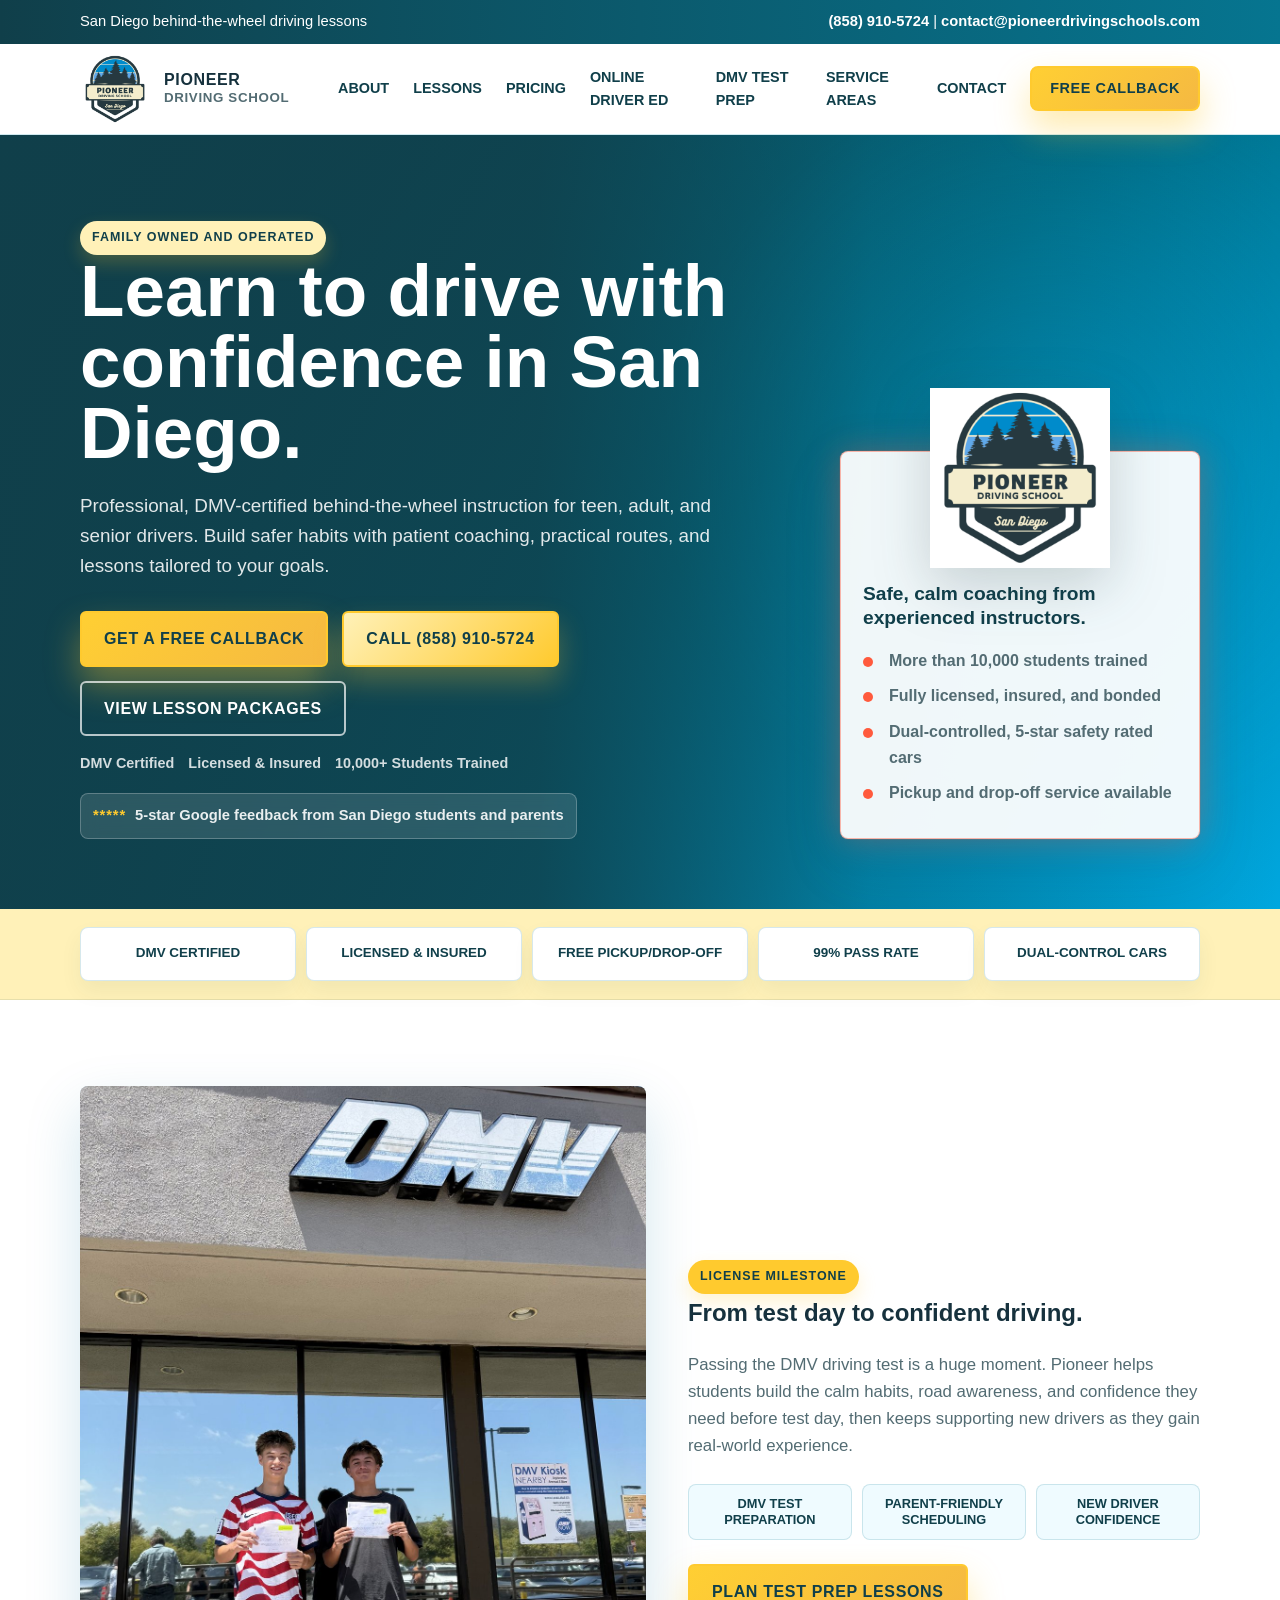
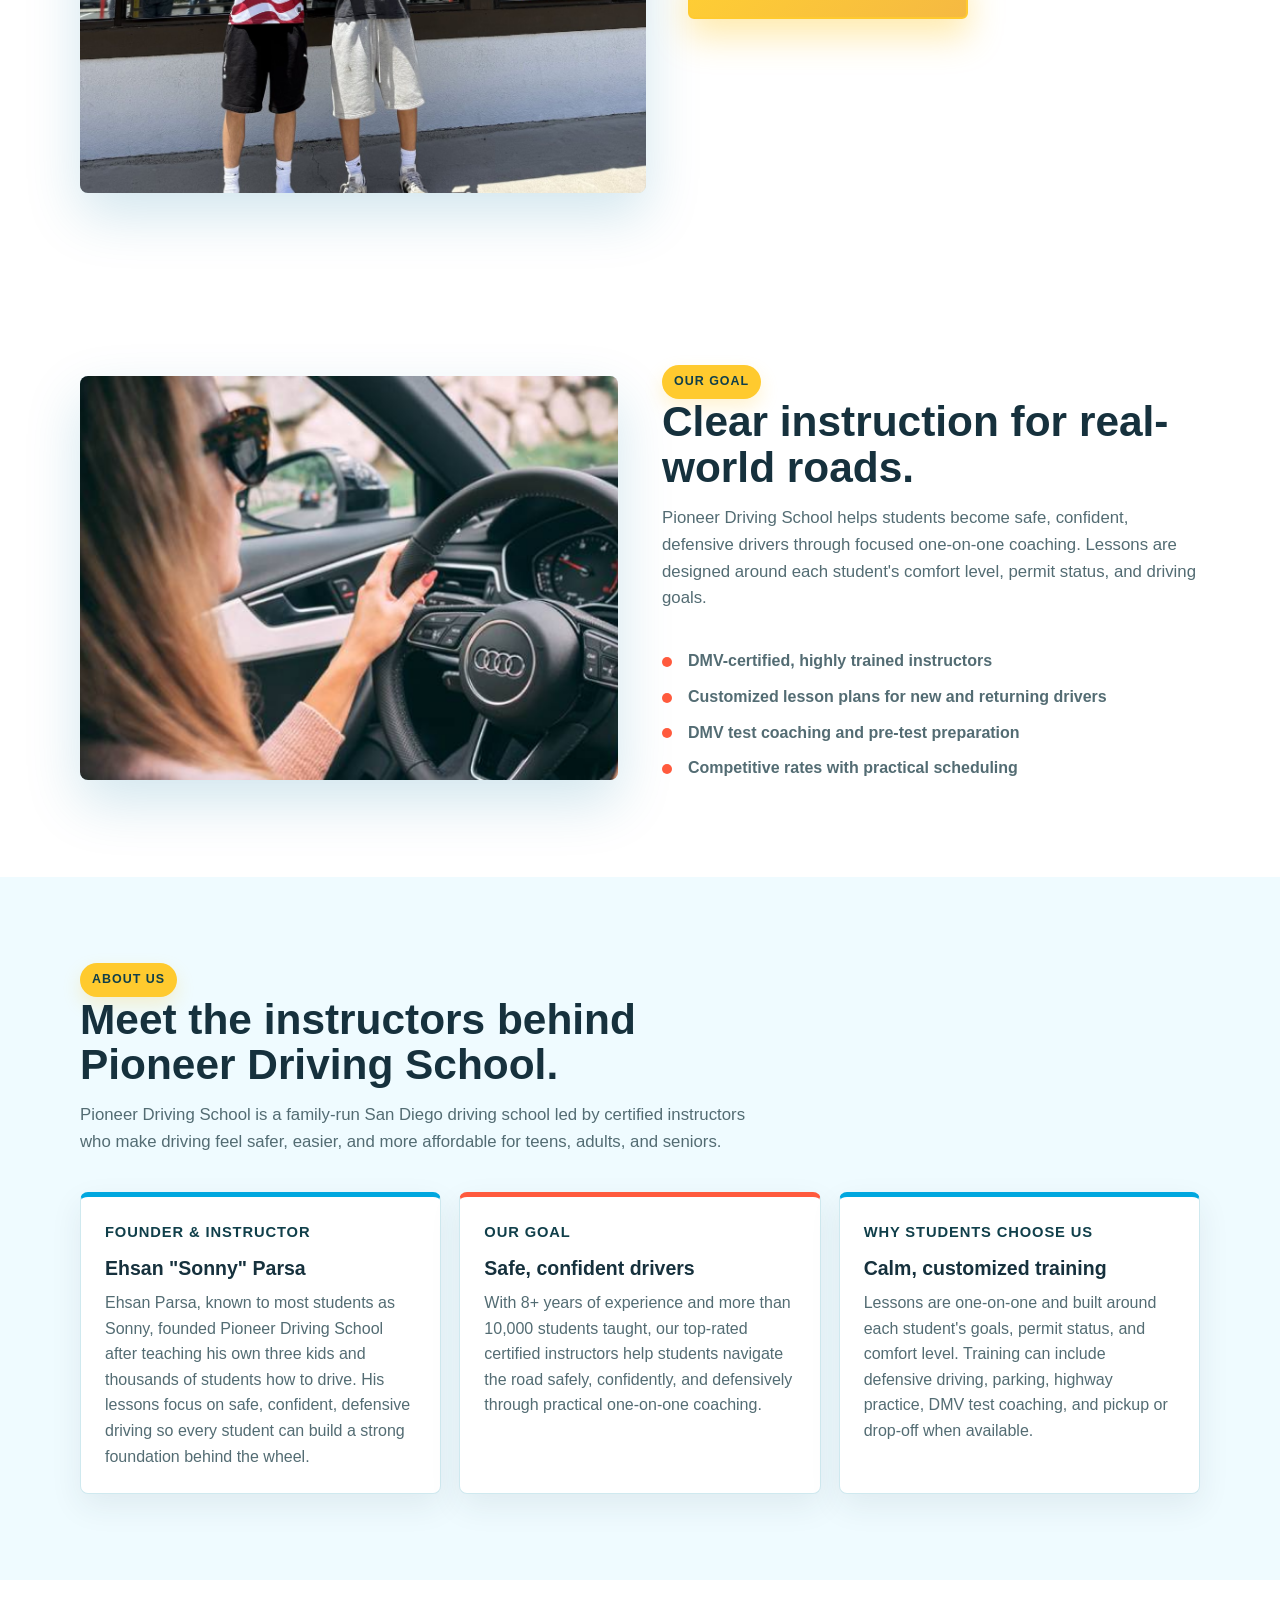
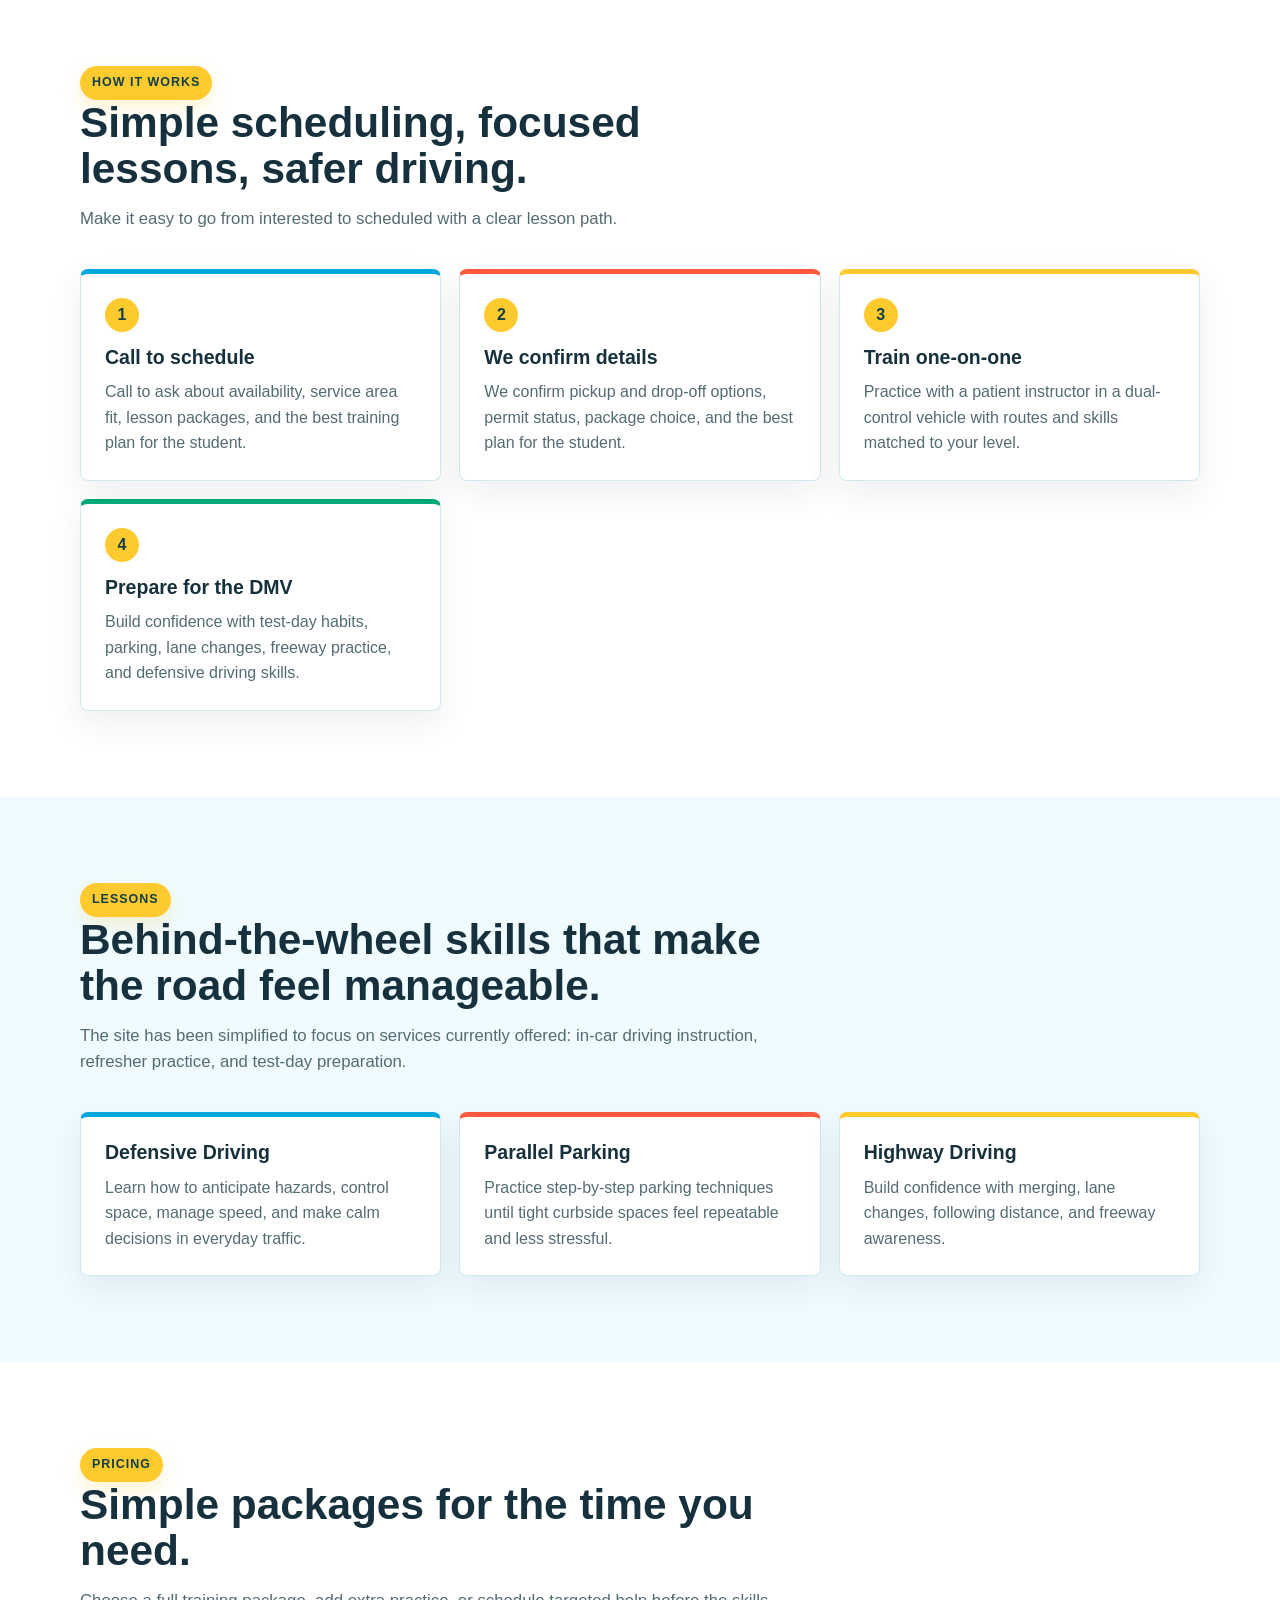
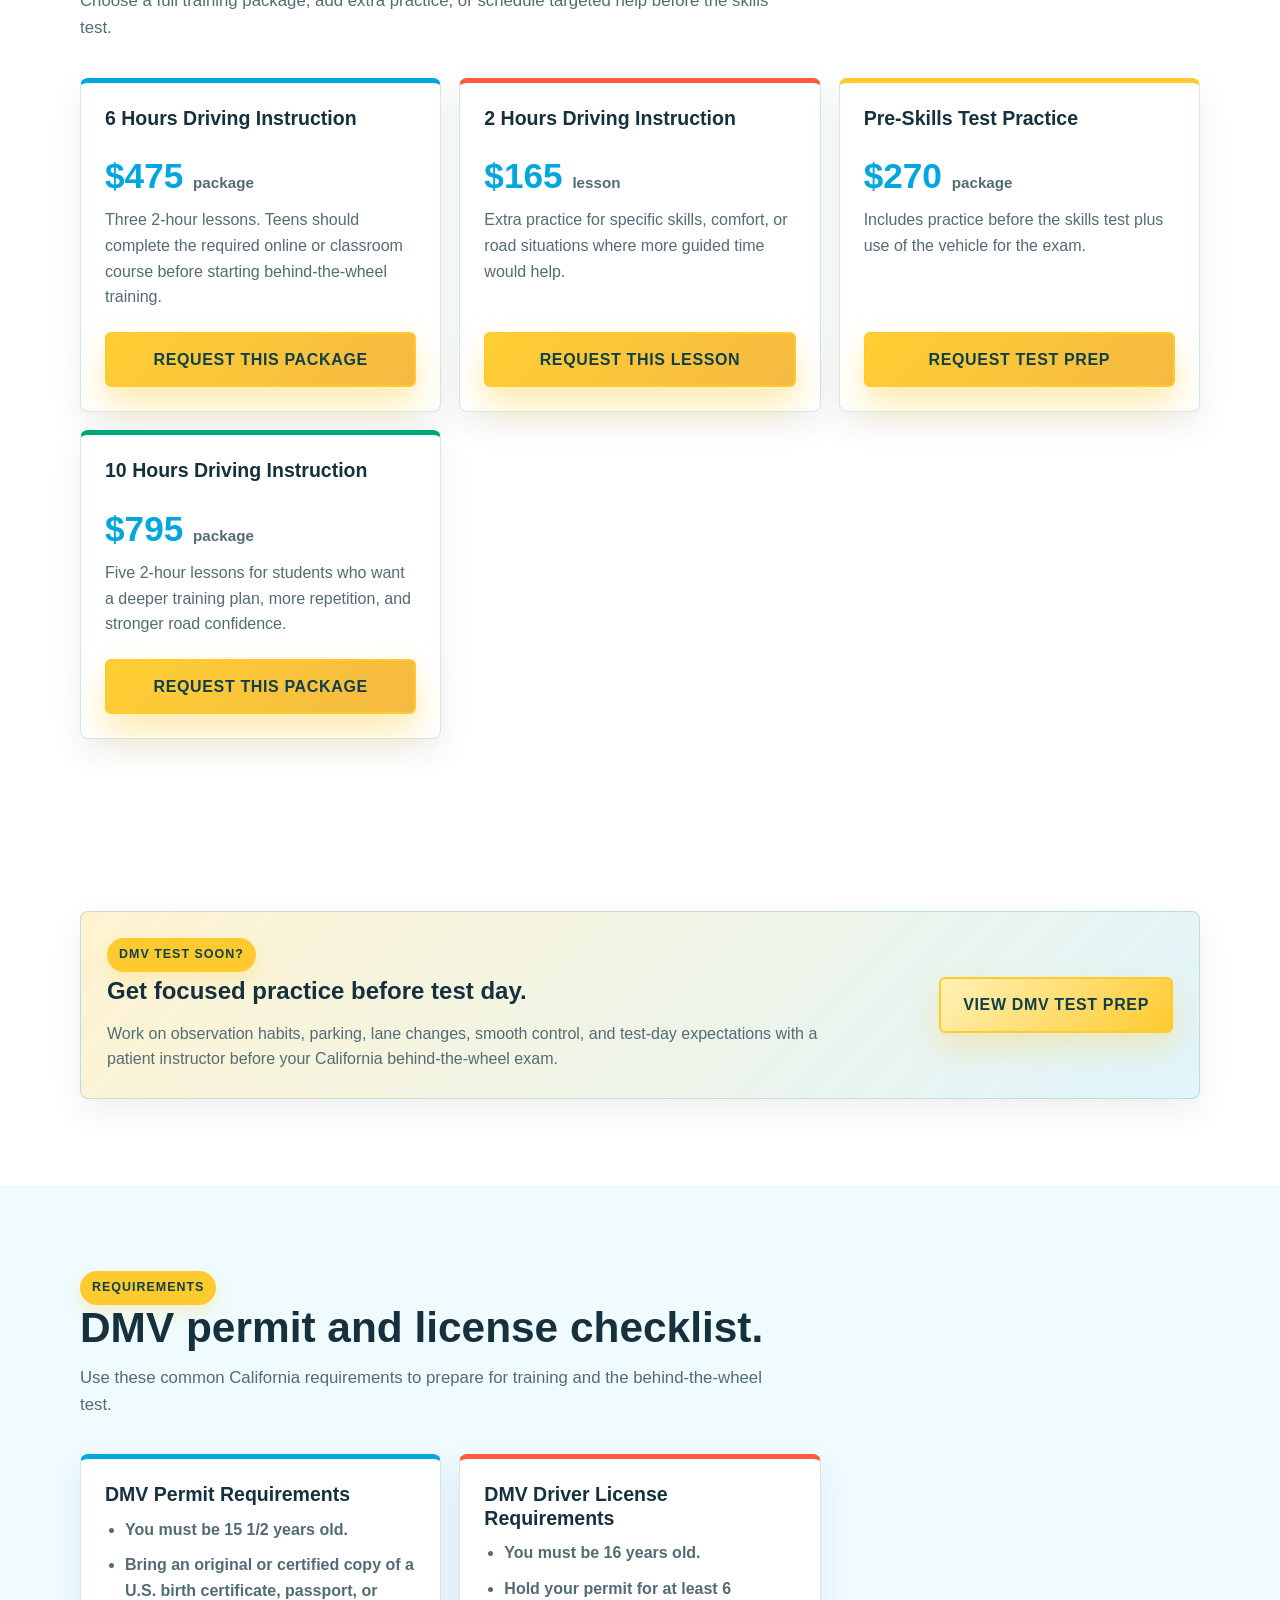
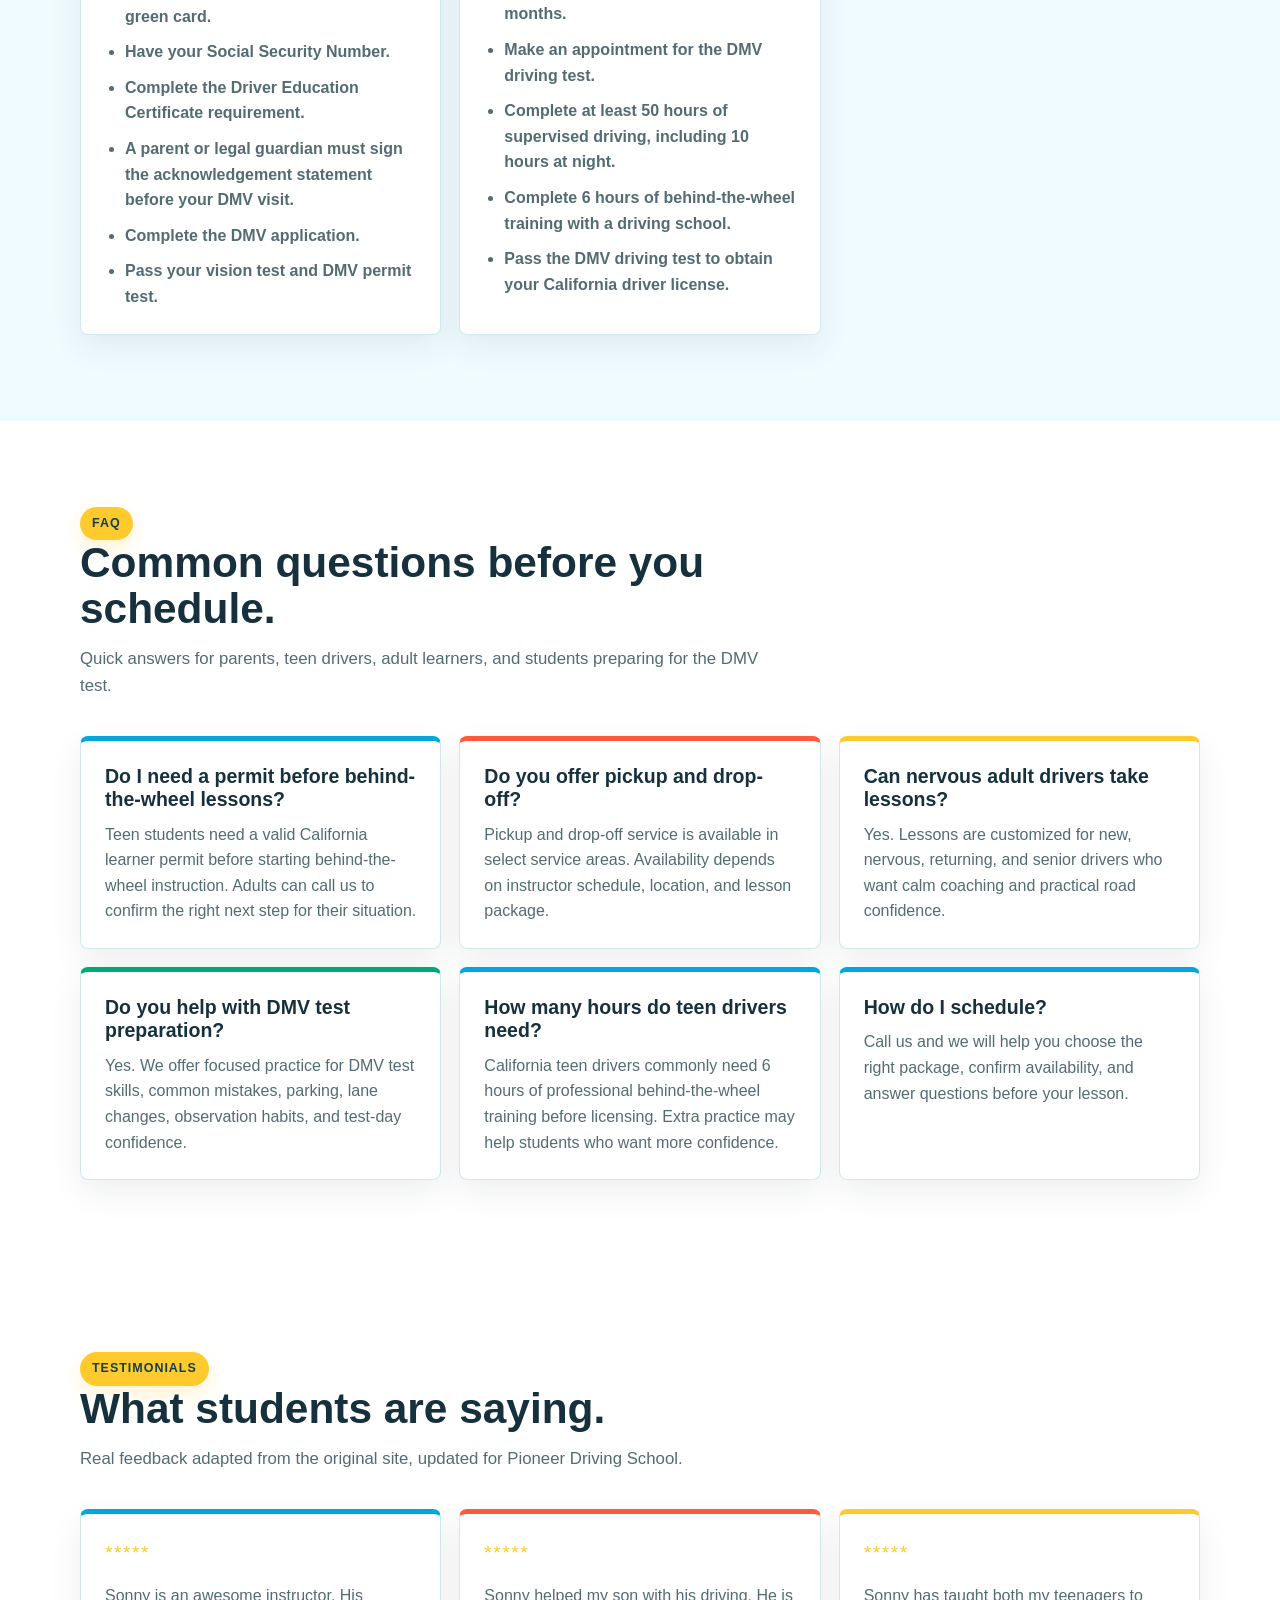
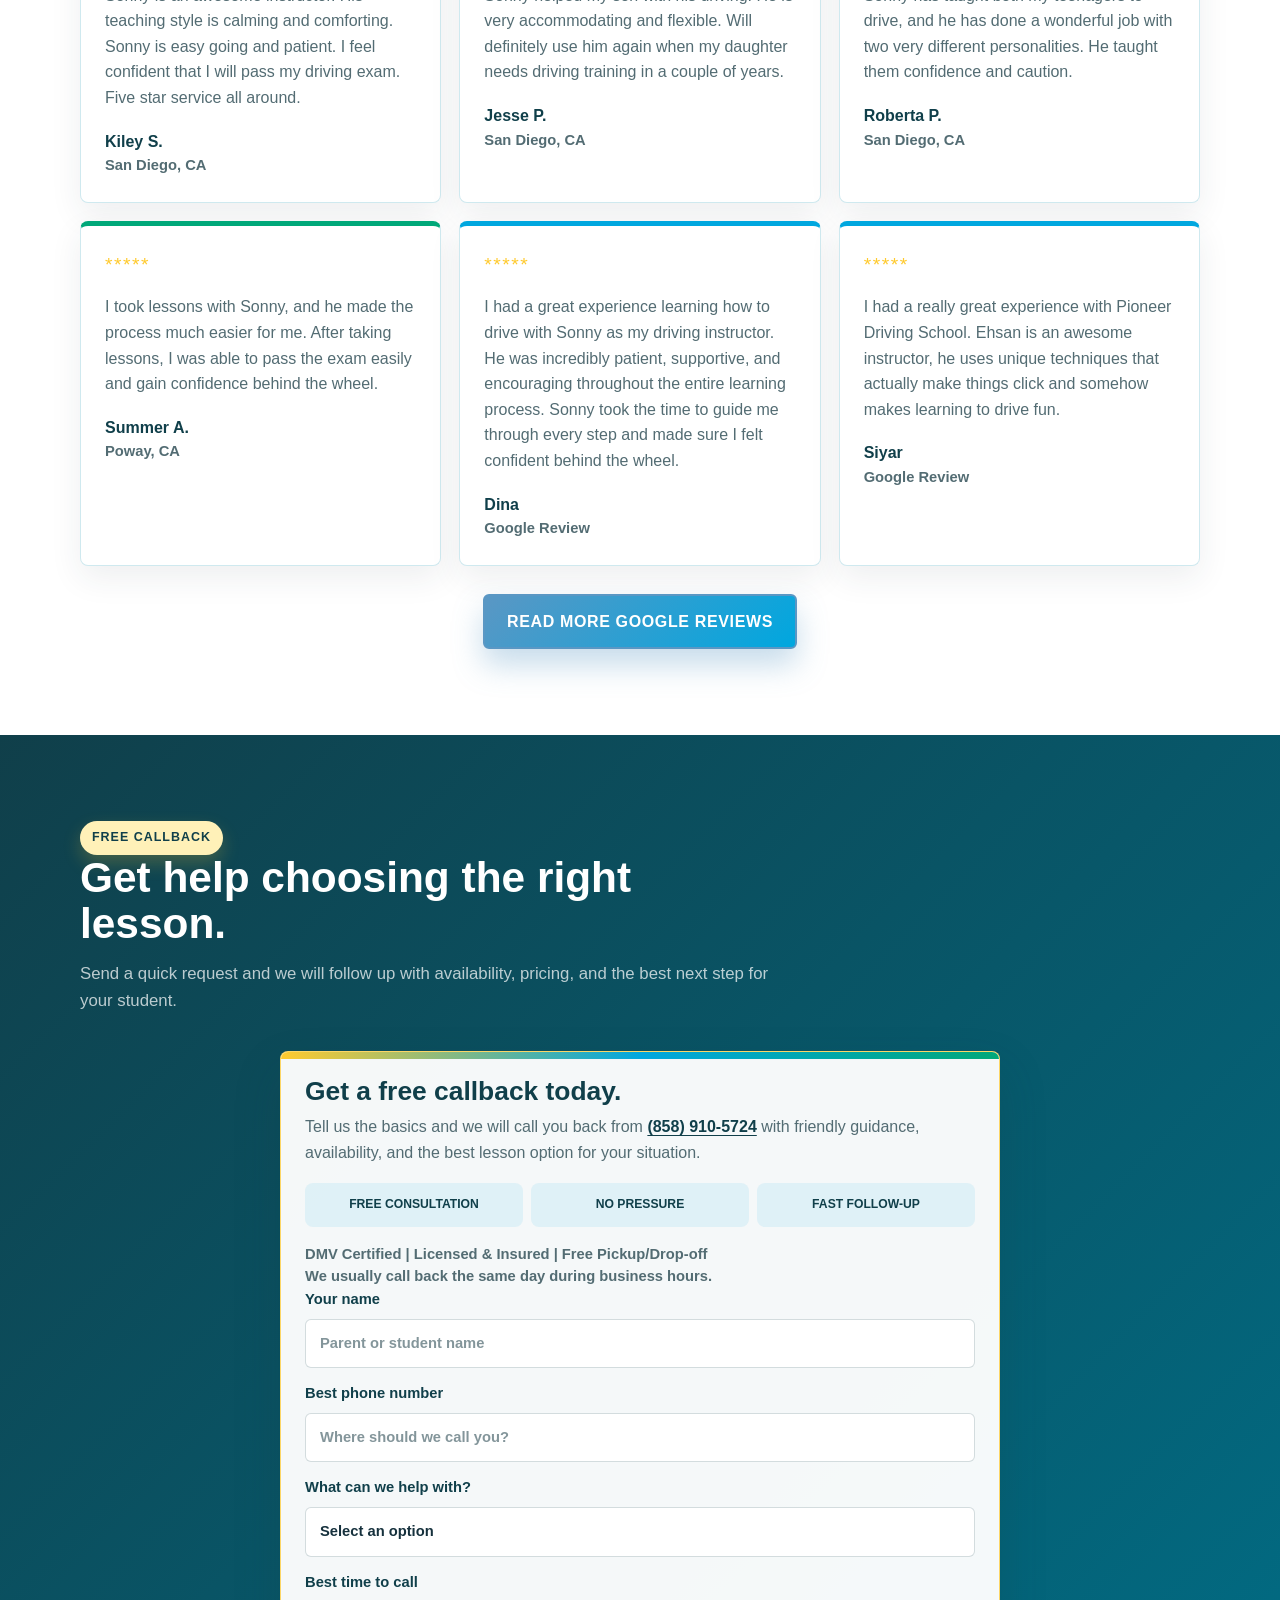
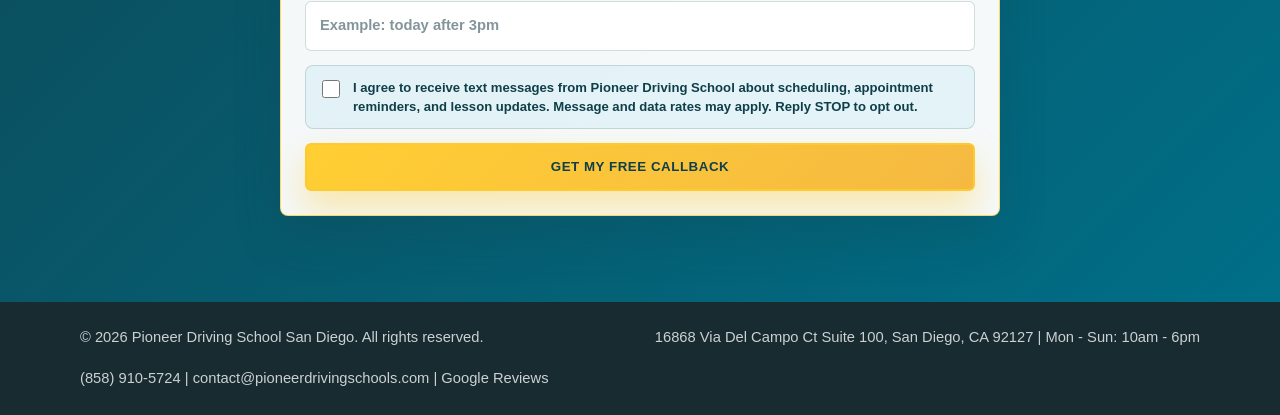
<file: index.html>
<!DOCTYPE html>
<html lang="en">
<head>
  <meta charset="utf-8">
  <meta name="viewport" content="width=device-width, initial-scale=1">
  <meta name="description" content="Pioneer Driving School offers DMV-certified behind-the-wheel driving lessons, refresher practice, and skills test preparation in San Diego.">
  <meta name="robots" content="index, follow">
  <meta name="theme-color" content="#103f4a">
  <link rel="canonical" href="https://pioneerdrivingschools.com/">
  <meta property="og:type" content="website">
  <meta property="og:site_name" content="Pioneer Driving School">
  <meta property="og:title" content="Pioneer Driving School San Diego | Behind-the-Wheel Lessons">
  <meta property="og:description" content="DMV-certified driving lessons in San Diego for teens, adults, and seniors with patient one-on-one instruction.">
  <meta property="og:url" content="https://pioneerdrivingschools.com/">
  <meta property="og:image" content="https://pioneerdrivingschools.com/aplus-homepage-thumbup-girl.jpg">
  <meta name="twitter:card" content="summary_large_image">
  <meta name="twitter:title" content="Pioneer Driving School San Diego">
  <meta name="twitter:description" content="Call for DMV-certified behind-the-wheel driving lessons in San Diego.">
  <meta name="twitter:image" content="https://pioneerdrivingschools.com/aplus-homepage-thumbup-girl.jpg">
  <title>Pioneer Driving School San Diego | Behind-the-Wheel Lessons</title>
  <script type="application/ld+json">
    {
      "@context": "https://schema.org",
      "@type": ["LocalBusiness", "EducationalOrganization"],
      "name": "Pioneer Driving School",
      "url": "https://pioneerdrivingschools.com/",
      "image": "https://pioneerdrivingschools.com/pioneer-logo.png",
      "logo": "https://pioneerdrivingschools.com/pioneer-logo.png",
      "telephone": "+1-858-910-5724",
      "email": "contact@pioneerdrivingschools.com",
      "address": {
        "@type": "PostalAddress",
        "streetAddress": "16868 Via Del Campo Ct Suite 100",
        "addressLocality": "San Diego",
        "addressRegion": "CA",
        "postalCode": "92127",
        "addressCountry": "US"
      },
      "areaServed": [
        "San Diego County"
      ],
      "openingHours": "Mo-Su 10:00-18:00",
      "priceRange": "$$",
      "sameAs": [
        "https://maps.app.goo.gl/Azaach6WT7rSJNXm6"
      ],
      "hasOfferCatalog": {
        "@type": "OfferCatalog",
        "name": "Driving lesson packages",
        "itemListElement": [
          {
            "@type": "Offer",
            "name": "6 Hours Driving Instruction",
            "price": "475",
            "priceCurrency": "USD"
          },
          {
            "@type": "Offer",
            "name": "2 Hours Driving Instruction",
            "price": "165",
            "priceCurrency": "USD"
          },
          {
            "@type": "Offer",
            "name": "Pre-Skills Test Practice",
            "price": "270",
            "priceCurrency": "USD"
          },
          {
            "@type": "Offer",
            "name": "10 Hours Driving Instruction",
            "price": "795",
            "priceCurrency": "USD"
          }
        ]
      }
    }
  </script>
  <script type="application/ld+json">
    {
      "@context": "https://schema.org",
      "@type": "FAQPage",
      "mainEntity": [
        {
          "@type": "Question",
          "name": "Do I need a permit before behind-the-wheel lessons?",
          "acceptedAnswer": {
            "@type": "Answer",
            "text": "Teen students need a valid California learner permit before starting behind-the-wheel instruction. Adults can call Pioneer Driving School to confirm the right next step for their situation."
          }
        },
        {
          "@type": "Question",
          "name": "Do you offer pickup and drop-off?",
          "acceptedAnswer": {
            "@type": "Answer",
            "text": "Pickup and drop-off service is available in select service areas. Availability depends on instructor schedule, location, and lesson package."
          }
        },
        {
          "@type": "Question",
          "name": "Can nervous adult drivers take lessons?",
          "acceptedAnswer": {
            "@type": "Answer",
            "text": "Yes. Lessons are customized for new, nervous, returning, and senior drivers who want calm coaching and practical road confidence."
          }
        },
        {
          "@type": "Question",
          "name": "Do you help with DMV test preparation?",
          "acceptedAnswer": {
            "@type": "Answer",
            "text": "Yes. Pioneer Driving School offers focused practice for DMV test skills, common mistakes, parking, lane changes, observation habits, and test-day confidence."
          }
        }
      ]
    }
  </script>
  <style>
    :root {
      --ink: #16313d;
      --muted: #536c73;
      --line: #cfe9ef;
      --cream: #fff1b8;
      --sky: #00a7df;
      --pine: #103f4a;
      --leaf: #00a879;
      --gold: #ffca2e;
      --coral: #ff5a3d;
      --white: #ffffff;
      --soft: #effbff;
      --shadow: 0 22px 55px rgba(0, 118, 160, .18);
    }

    * {
      box-sizing: border-box;
    }

    html {
      scroll-behavior: smooth;
    }

    body {
      margin: 0;
      color: var(--ink);
      font-family: Inter, -apple-system, BlinkMacSystemFont, "Segoe UI", Arial, Helvetica, sans-serif;
      line-height: 1.6;
      background: var(--white);
    }

    img {
      display: block;
      max-width: 100%;
      height: auto;
    }

    a {
      color: inherit;
      text-decoration: none;
    }

    .topbar {
      background: linear-gradient(90deg, var(--pine), #067590);
      color: var(--white);
      font-size: .92rem;
    }

    .topbar__inner,
    .nav,
    .section,
    .footer__inner {
      width: min(1120px, calc(100% - 32px));
      margin: 0 auto;
    }

    .topbar__inner {
      display: flex;
      justify-content: space-between;
      gap: 18px;
      padding: 10px 0;
      flex-wrap: wrap;
    }

    .topbar a {
      font-weight: 700;
    }

    .site-header {
      position: sticky;
      top: 0;
      z-index: 10;
      background: rgba(255, 255, 255, .96);
      border-bottom: 1px solid var(--line);
      backdrop-filter: blur(16px);
      transition: box-shadow .2s ease, background .2s ease;
    }

    .nav {
      min-height: 86px;
      display: flex;
      align-items: center;
      justify-content: space-between;
      gap: 28px;
      padding: 10px 0;
      transition: min-height .2s ease, padding .2s ease;
    }

    .brand {
      display: flex;
      align-items: center;
      gap: 14px;
      min-width: 230px;
    }

    .brand img {
      width: 70px;
      transition: width .2s ease;
    }

    .brand span {
      display: block;
      font-weight: 900;
      letter-spacing: .04em;
      text-transform: uppercase;
      line-height: 1.05;
    }

    .brand small {
      color: var(--muted);
      display: block;
      font-weight: 700;
      margin-top: 3px;
    }

    .nav__links {
      display: flex;
      align-items: center;
      gap: 24px;
      color: var(--pine);
      font-weight: 800;
      font-size: .9rem;
      text-transform: uppercase;
    }

    .nav__links a {
      padding: 10px 0;
    }

    .button {
      display: inline-flex;
      align-items: center;
      justify-content: center;
      min-height: 48px;
      padding: 13px 22px;
      border-radius: 6px;
      border: 2px solid var(--sky);
      background: linear-gradient(135deg, var(--sky), var(--leaf));
      color: var(--white);
      font-weight: 900;
      text-transform: uppercase;
      letter-spacing: .04em;
      box-shadow: 0 14px 28px rgba(0, 167, 223, .26);
      transition: transform .2s ease, box-shadow .2s ease, background .2s ease, border-color .2s ease;
    }

    .button:hover {
      transform: translateY(-1px);
    }

    .button--light {
      color: var(--pine);
      background: linear-gradient(135deg, var(--cream), var(--gold));
      border-color: var(--gold);
      box-shadow: 0 14px 28px rgba(255, 202, 46, .26);
    }

    .button--call {
      color: var(--pine);
      background: linear-gradient(135deg, var(--cream), var(--gold));
      border-color: var(--gold);
      box-shadow: 0 14px 28px rgba(255, 202, 46, .28);
    }

    .button--ghost {
      color: var(--white);
      border-color: rgba(255, 255, 255, .7);
      background: transparent;
      box-shadow: none;
    }

    .button--book {
      border-color: #5a97c4;
      background: linear-gradient(135deg, #5a97c4, var(--sky));
      color: var(--white);
      box-shadow: 0 16px 30px rgba(90, 151, 196, .34);
    }

    .button--callback {
      border-color: var(--gold);
      background: linear-gradient(135deg, #ffcf33, #f5b942);
      color: var(--pine);
      box-shadow: 0 18px 34px rgba(255, 202, 46, .38);
    }

    .nav__links .button--book {
      min-height: 40px;
      padding: 9px 22px;
      border-radius: 8px;
      white-space: nowrap;
    }

    .nav__links .button--call {
      display: none;
      min-height: 40px;
      padding: 9px 22px;
      border-radius: 8px;
      white-space: nowrap;
    }

    .nav__links .button--callback {
      min-height: 40px;
      padding: 9px 18px;
      border-radius: 8px;
      white-space: nowrap;
    }

    .site-header.is-collapsed {
      background: rgba(255, 255, 255, .98);
      box-shadow: 0 10px 28px rgba(32, 53, 59, .1);
    }

    .site-header.is-collapsed .nav {
      min-height: 62px;
      padding: 6px 0;
    }

    .site-header.is-collapsed .brand img {
      width: 52px;
    }

    .site-header.is-collapsed .brand {
      min-width: 198px;
    }

    .site-header.is-collapsed .nav__links {
      gap: 18px;
      font-size: .82rem;
    }

    .site-header.is-collapsed .nav__links .button {
      min-height: 36px;
      padding-top: 7px;
      padding-bottom: 7px;
    }

    .hero {
      min-height: calc(100vh - 126px);
      display: grid;
      align-items: stretch;
      background:
        radial-gradient(circle at 82% 42%, rgba(0, 167, 223, .34), transparent 34%),
        linear-gradient(135deg, #103f4a 0%, #006f88 54%, #00a7df 100%);
      color: var(--white);
      position: relative;
      overflow: hidden;
    }

    .hero::before {
      content: "";
      position: absolute;
      inset: 0;
      background:
        linear-gradient(90deg, rgba(16, 63, 74, .96) 0%, rgba(16, 63, 74, .82) 42%, rgba(16, 63, 74, .2) 68%, rgba(16, 63, 74, 0) 100%);
      z-index: 1;
    }

    .hero__inner {
      position: relative;
      z-index: 2;
      width: min(1120px, calc(100% - 32px));
      margin: 0 auto;
      padding: 86px 0 70px;
      display: grid;
      grid-template-columns: minmax(0, 1fr) 360px;
      gap: 54px;
      align-items: center;
    }

    .hero__photo {
      position: absolute;
      inset: 0 0 0 auto;
      width: min(58vw, 860px);
      z-index: 0;
      pointer-events: none;
    }

    .hero__photo img,
    .hero__photo video {
      width: 100%;
      height: 100%;
      object-fit: cover;
      object-position: center;
      mask-image: linear-gradient(90deg, transparent 0%, rgba(0, 0, 0, .75) 15%, #000 34%);
    }

    .eyebrow {
      display: inline-flex;
      width: fit-content;
      padding: 7px 12px;
      border-radius: 999px;
      background: var(--gold);
      color: var(--pine);
      font-weight: 900;
      text-transform: uppercase;
      letter-spacing: .08em;
      font-size: .78rem;
      box-shadow: 0 8px 18px rgba(255, 202, 46, .22);
    }

    .hero .eyebrow,
    .section--dark .eyebrow {
      background: var(--cream);
      color: var(--pine);
    }

    h1,
    h2,
    h3,
    p {
      margin-top: 0;
    }

    h1 {
      max-width: 760px;
      margin-bottom: 22px;
      font-size: 4.55rem;
      line-height: .98;
      letter-spacing: 0;
    }

    .hero p {
      max-width: 640px;
      color: rgba(255, 255, 255, .88);
      font-size: 1.18rem;
      margin-bottom: 30px;
    }

    .hero__actions {
      display: flex;
      flex-wrap: wrap;
      gap: 14px;
      align-items: center;
    }

    .hero-proof {
      display: flex;
      flex-wrap: wrap;
      gap: 8px 14px;
      margin-top: 16px;
      color: rgba(255, 255, 255, .82);
      font-size: .9rem;
      font-weight: 800;
    }

    .hero-review {
      display: inline-flex;
      flex-wrap: wrap;
      align-items: center;
      gap: 9px;
      width: fit-content;
      margin-top: 18px;
      padding: 10px 12px;
      border: 1px solid rgba(255, 255, 255, .24);
      border-radius: 8px;
      background: rgba(255, 255, 255, .12);
      color: rgba(255, 255, 255, .9);
      font-size: .92rem;
      font-weight: 800;
      backdrop-filter: blur(8px);
    }

    .hero-review__stars {
      color: var(--gold);
      letter-spacing: .06em;
    }

    .hero-card {
      align-self: end;
      background: rgba(255, 255, 255, .94);
      color: var(--pine);
      border: 1px solid rgba(255, 90, 61, .42);
      border-radius: 8px;
      padding: 22px;
      box-shadow:
        0 0 0 1px rgba(255, 90, 61, .12),
        0 0 34px rgba(255, 90, 61, .34),
        var(--shadow);
    }

    .hero-card img {
      width: 180px;
      margin: -86px auto 14px;
      filter: drop-shadow(0 18px 28px rgba(32, 53, 59, .2));
    }

    .hero-card strong {
      display: block;
      font-size: 1.2rem;
      line-height: 1.25;
    }

    .hero-card ul,
    .check-list {
      list-style: none;
      margin: 18px 0 0;
      padding: 0;
    }

    .hero-card li,
    .check-list li {
      position: relative;
      padding-left: 26px;
      margin: 10px 0;
      color: var(--muted);
      font-weight: 700;
    }

    .hero-card li::before,
    .check-list li::before {
      content: "";
      width: 10px;
      height: 10px;
      border-radius: 50%;
      background: var(--coral);
      position: absolute;
      left: 0;
      top: .55em;
    }

    .trust-bar {
      background: var(--cream);
      border-bottom: 1px solid rgba(16, 63, 74, .1);
    }

    .trust-bar__inner {
      width: min(1120px, calc(100% - 32px));
      margin: 0 auto;
      padding: 18px 0;
      display: grid;
      grid-template-columns: repeat(5, minmax(0, 1fr));
      gap: 10px;
    }

    .trust-bar__item {
      min-height: 54px;
      display: flex;
      align-items: center;
      justify-content: center;
      text-align: center;
      padding: 12px 10px;
      border: 1px solid rgba(0, 111, 136, .16);
      border-radius: 8px;
      background: #fff;
      color: var(--pine);
      font-size: .84rem;
      font-weight: 900;
      text-transform: uppercase;
      line-height: 1.25;
      box-shadow: 0 10px 22px rgba(16, 63, 74, .06);
    }

    .permit-success {
      background: var(--white);
    }

    .permit-success__inner {
      display: grid;
      grid-template-columns: minmax(0, 1.05fr) minmax(320px, .95fr);
      gap: 42px;
      align-items: center;
    }

    .permit-success__photo {
      overflow: hidden;
      border-radius: 8px;
      box-shadow: var(--shadow);
      background: var(--line);
    }

    .permit-success__photo img {
      width: 100%;
      aspect-ratio: 4 / 5;
      object-fit: cover;
      object-position: center 42%;
    }

    .permit-success__copy p {
      color: var(--muted);
      font-size: 1.05rem;
    }

    .permit-success__stats {
      display: grid;
      grid-template-columns: repeat(3, minmax(0, 1fr));
      gap: 10px;
      margin: 24px 0;
    }

    .permit-success__stats span {
      display: flex;
      min-height: 56px;
      align-items: center;
      justify-content: center;
      padding: 10px;
      border: 1px solid rgba(0, 111, 136, .16);
      border-radius: 8px;
      background: var(--soft);
      color: var(--pine);
      font-size: .8rem;
      font-weight: 900;
      line-height: 1.25;
      text-align: center;
      text-transform: uppercase;
    }

    .section {
      padding: 86px 0;
    }

    .section--soft {
      width: 100%;
      max-width: none;
      background: var(--soft);
    }

    .section--soft > .section,
    .section--dark > .section {
      padding-left: 0;
      padding-right: 0;
    }

    .section__intro {
      max-width: 700px;
      margin-bottom: 36px;
    }

    .section__intro h2 {
      margin-bottom: 14px;
      font-size: 2.65rem;
      line-height: 1.08;
      letter-spacing: 0;
    }

    .section__intro p {
      color: var(--muted);
      font-size: 1.05rem;
      margin-bottom: 0;
    }

    .split {
      display: grid;
      grid-template-columns: 1fr 1fr;
      gap: 44px;
      align-items: center;
    }

    .media-frame {
      overflow: hidden;
      border-radius: 8px;
      box-shadow: var(--shadow);
      background: var(--line);
    }

    .media-frame img {
      width: 100%;
      aspect-ratio: 4 / 3;
      object-fit: cover;
    }

    .feature-grid,
    .price-grid,
    .testimonial-grid,
    .instructor-grid,
    .process-grid,
    .faq-grid,
    .requirements-grid {
      display: grid;
      grid-template-columns: repeat(3, 1fr);
      gap: 18px;
    }

    .feature,
    .instructor-card,
    .process-card,
    .faq-card,
    .price-card,
    .testimonial-card,
    .requirement-card,
    .contact-card {
      border: 1px solid var(--line);
      border-radius: 8px;
      background: var(--white);
      padding: 24px;
      box-shadow: 0 12px 32px rgba(32, 53, 59, .08);
    }

    .feature,
    .instructor-card,
    .process-card,
    .faq-card,
    .price-card,
    .testimonial-card,
    .requirement-card {
      border-top: 5px solid var(--sky);
    }

    .feature:nth-child(2),
    .instructor-card:nth-child(2),
    .process-card:nth-child(2),
    .faq-card:nth-child(2),
    .price-card:nth-child(2),
    .testimonial-card:nth-child(2),
    .requirement-card:nth-child(2) {
      border-top-color: var(--coral);
    }

    .feature:nth-child(3),
    .process-card:nth-child(3),
    .faq-card:nth-child(3),
    .price-card:nth-child(3),
    .testimonial-card:nth-child(3) {
      border-top-color: var(--gold);
    }

    .price-card:nth-child(4),
    .process-card:nth-child(4),
    .faq-card:nth-child(4),
    .testimonial-card:nth-child(4) {
      border-top-color: var(--leaf);
    }

    .feature h3,
    .instructor-card h3,
    .process-card h3,
    .faq-card h3,
    .price-card h3,
    .testimonial-card h3,
    .requirement-card h3 {
      margin-bottom: 10px;
      font-size: 1.22rem;
      line-height: 1.2;
    }

    .feature p,
    .instructor-card p,
    .process-card p,
    .faq-card p,
    .price-card p,
    .testimonial-card p,
    .requirement-card p,
    .contact-card p {
      color: var(--muted);
      margin-bottom: 0;
    }

    .instructor-card strong {
      display: block;
      color: var(--pine);
      font-size: .92rem;
      margin-bottom: 12px;
      text-transform: uppercase;
      letter-spacing: .06em;
    }

    .process-card {
      counter-increment: process-step;
    }

    .process-grid {
      counter-reset: process-step;
    }

    .process-card::before {
      content: counter(process-step);
      display: inline-flex;
      align-items: center;
      justify-content: center;
      width: 34px;
      height: 34px;
      margin-bottom: 14px;
      border-radius: 50%;
      background: var(--gold);
      color: var(--pine);
      font-weight: 900;
    }

    .faq-card {
      grid-column: span 1;
    }

    .stars {
      color: var(--gold);
      font-size: 1.2rem;
      letter-spacing: .08em;
      margin-bottom: 14px;
    }

    .testimonial-card strong {
      display: block;
      margin-top: 18px;
      color: var(--pine);
    }

    .testimonial-card span {
      display: block;
      color: var(--muted);
      font-size: .92rem;
      font-weight: 700;
    }

    .testimonial-actions {
      display: flex;
      justify-content: center;
      margin-top: 28px;
    }

    .testimonial-actions .button {
      width: auto;
    }

    .requirement-card {
      grid-column: span 1;
    }

    .requirement-card ul {
      margin: 0;
      padding-left: 20px;
      color: var(--muted);
      font-weight: 700;
    }

    .requirement-card li + li {
      margin-top: 10px;
    }

    .price {
      margin: 18px 0 14px;
      color: var(--sky);
      font-size: 2.2rem;
      line-height: 1;
      font-weight: 900;
    }

    .price small {
      color: var(--muted);
      font-size: .95rem;
      font-weight: 800;
    }

    .price-card {
      display: flex;
      min-height: 100%;
      flex-direction: column;
    }

    .price-card p {
      margin-bottom: 22px;
    }

    .price-card .button {
      width: 100%;
      margin-top: auto;
    }

    .dmv-callout {
      display: grid;
      grid-template-columns: 1.1fr auto;
      gap: 22px;
      align-items: center;
      padding: 26px;
      border: 1px solid rgba(0, 111, 136, .18);
      border-radius: 8px;
      background:
        linear-gradient(135deg, rgba(255, 202, 46, .22), rgba(0, 167, 223, .12)),
        var(--white);
      box-shadow: 0 12px 32px rgba(32, 53, 59, .08);
    }

    .dmv-callout h2 {
      margin-bottom: 10px;
    }

    .dmv-callout p {
      max-width: 760px;
      color: var(--muted);
      margin-bottom: 0;
    }

    .section--dark {
      width: 100%;
      max-width: none;
      background: linear-gradient(135deg, var(--pine), #006f88);
      color: var(--white);
    }

    .section--dark .section__intro p,
    .section--dark .contact-card:not(.callback-card) p {
      color: rgba(255, 255, 255, .72);
    }

    .contact-grid {
      display: grid;
      grid-template-columns: minmax(0, 720px);
      justify-content: center;
      gap: 22px;
      align-items: stretch;
    }

    .contact-card {
      background: rgba(255, 255, 255, .08);
      border-color: rgba(255, 255, 255, .16);
      box-shadow: none;
    }

    .callback-card {
      position: relative;
      overflow: hidden;
      background: rgba(255, 255, 255, .96);
      color: var(--pine);
      border-color: rgba(255, 202, 46, .72);
      box-shadow: 0 22px 46px rgba(16, 63, 74, .22);
    }

    .callback-card::before {
      content: "";
      position: absolute;
      inset: 0 0 auto;
      height: 7px;
      background: linear-gradient(90deg, var(--gold), var(--sky), var(--leaf));
    }

    .callback-card h3 {
      margin-bottom: 8px;
      font-size: 1.65rem;
      line-height: 1.15;
    }

    .callback-card p {
      color: var(--muted);
    }

    .callback-benefits {
      display: grid;
      grid-template-columns: repeat(3, minmax(0, 1fr));
      gap: 8px;
      margin: 18px 0;
    }

    .callback-benefits span {
      display: flex;
      align-items: center;
      justify-content: center;
      min-height: 44px;
      padding: 9px;
      border-radius: 8px;
      background: rgba(0, 167, 223, .09);
      color: var(--pine);
      font-size: .76rem;
      font-weight: 900;
      text-align: center;
      text-transform: uppercase;
    }

    .callback-trust {
      margin: -2px 0 18px;
      color: var(--muted);
      font-size: .92rem;
      font-weight: 800;
    }

    .contact-card a {
      color: var(--cream);
      font-weight: 900;
    }

    .callback-card a {
      color: var(--pine);
      text-decoration: underline;
      text-underline-offset: 3px;
    }

    form {
      display: grid;
      gap: 14px;
    }

    label {
      display: grid;
      gap: 7px;
      color: rgba(255, 255, 255, .84);
      font-weight: 800;
      font-size: .92rem;
    }

    .callback-card label {
      color: var(--pine);
    }

    .sms-consent {
      display: grid;
      grid-template-columns: auto 1fr;
      gap: 10px;
      align-items: flex-start;
      padding: 12px;
      border: 1px solid rgba(16, 63, 74, .16);
      border-radius: 8px;
      background: rgba(0, 167, 223, .07);
      color: var(--muted);
      font-size: .82rem;
      font-weight: 700;
      line-height: 1.45;
    }

    .sms-consent input {
      width: 18px;
      min-height: 18px;
      margin-top: 2px;
      accent-color: var(--sky);
    }

    input,
    select,
    textarea {
      width: 100%;
      border: 1px solid rgba(255, 255, 255, .22);
      border-radius: 6px;
      background: rgba(255, 255, 255, .1);
      color: var(--white);
      min-height: 48px;
      padding: 12px 14px;
      font: inherit;
    }

    .callback-card input,
    .callback-card select,
    .callback-card textarea {
      border-color: rgba(16, 63, 74, .18);
      background: #fff;
      color: var(--ink);
    }

    select {
      appearance: none;
    }

    textarea {
      min-height: 132px;
      resize: vertical;
    }

    input::placeholder,
    textarea::placeholder {
      color: rgba(255, 255, 255, .58);
    }

    .callback-card input::placeholder,
    .callback-card textarea::placeholder {
      color: rgba(83, 108, 115, .72);
    }

    .hidden-field {
      display: none;
    }

    .mobile-sticky-cta {
      display: none;
    }

    .footer {
      background: #172b31;
      color: rgba(255, 255, 255, .78);
    }

    .footer__inner {
      display: flex;
      justify-content: space-between;
      gap: 18px;
      flex-wrap: wrap;
      padding: 24px 0;
      font-size: .92rem;
    }

    @media (max-width: 900px) {
      .nav {
        align-items: flex-start;
        flex-direction: column;
      }

      .nav__links {
        width: 100%;
        gap: 14px;
        overflow-x: auto;
        padding-bottom: 4px;
      }

      .nav__links .button--book {
        margin-left: auto;
      }

      .hero__inner,
      .split,
      .contact-grid,
      .permit-success__inner,
      .dmv-callout {
        grid-template-columns: 1fr;
      }

      .hero {
        min-height: auto;
      }

      .hero__photo {
        width: 58vw;
        opacity: .72;
      }

      h1 {
        font-size: 3.15rem;
      }

      .hero-card {
        max-width: 420px;
      }

      .feature-grid,
      .price-grid,
      .testimonial-grid,
      .instructor-grid,
      .process-grid,
      .faq-grid,
      .requirements-grid {
        grid-template-columns: 1fr 1fr;
      }

      .callback-benefits {
        grid-template-columns: 1fr;
      }

      .trust-bar__inner {
        grid-template-columns: repeat(3, minmax(0, 1fr));
      }

      .permit-success__photo img {
        aspect-ratio: 16 / 13;
        object-position: center 48%;
      }
    }

    @media (max-width: 620px) {
      body {
        padding-bottom: 78px;
      }

      .topbar__inner {
        display: grid;
      }

      .brand img {
        width: 60px;
      }

      .nav__links {
        font-size: .82rem;
      }

      .hero__inner,
      .section {
        width: min(100% - 24px, 1120px);
      }

      .hero__inner {
        padding: 58px 0 52px;
      }

      .hero__photo {
        width: 100%;
        opacity: .28;
      }

      h1 {
        font-size: 2.45rem;
      }

      .section {
        padding: 60px 0;
      }

      .trust-bar__inner {
        width: min(100% - 24px, 1120px);
        grid-template-columns: 1fr 1fr;
        padding: 12px 0;
      }

      .trust-bar__item {
        min-height: 48px;
        padding: 10px 8px;
        font-size: .74rem;
      }

      .trust-bar__item:last-child {
        grid-column: 1 / -1;
      }

      .permit-success__stats {
        grid-template-columns: 1fr;
      }

      .section__intro h2 {
        font-size: 2rem;
      }

      .feature-grid,
      .price-grid,
      .testimonial-grid,
      .instructor-grid,
      .process-grid,
      .faq-grid,
      .requirements-grid {
        grid-template-columns: 1fr;
      }

      .hero-card img {
        width: 148px;
        margin-top: -64px;
      }

      .button {
        width: 100%;
      }

      .nav__links {
        display: grid;
        grid-template-columns: 1fr 1fr;
        overflow-x: visible;
      }

      .nav__links a {
        text-align: center;
      }

      .nav__links .button {
        grid-column: span 2;
      }

      .testimonial-actions .button {
        width: 100%;
      }

      .site-header.is-collapsed .nav {
        gap: 8px;
        min-height: auto;
      }

      .site-header.is-collapsed .brand img {
        width: 46px;
      }

      .site-header.is-collapsed .brand {
        min-width: 0;
      }

      .site-header.is-collapsed .nav__links {
        grid-template-columns: 1fr 1fr;
        gap: 8px;
        padding-bottom: 0;
      }

      .site-header.is-collapsed .nav__links a:not(.button) {
        display: none;
      }

      .site-header.is-collapsed .nav__links .button {
        display: inline-flex;
        grid-column: span 1;
        min-height: 38px;
        padding: 8px 10px;
        font-size: .76rem;
      }

      .site-header.is-collapsed .nav__links .button--book,
      .site-header.is-collapsed .nav__links .button--callback,
      .site-header.is-collapsed .nav__links .button--call {
        margin-left: 0;
      }

      .site-header.is-collapsed .nav__links .button--callback {
        display: none;
      }

      .site-header.is-collapsed .nav__links .button--call {
        grid-column: 1 / -1;
      }

      .mobile-sticky-cta {
        position: fixed;
        right: 0;
        bottom: 0;
        left: 0;
        z-index: 20;
        display: grid;
        grid-template-columns: 1fr 1fr;
        gap: 8px;
        padding: 10px 12px calc(10px + env(safe-area-inset-bottom));
        background: rgba(255, 255, 255, .96);
        border-top: 1px solid rgba(16, 63, 74, .12);
        box-shadow: 0 -14px 30px rgba(16, 63, 74, .14);
        backdrop-filter: blur(14px);
      }

      .mobile-sticky-cta .button {
        width: 100%;
        min-height: 48px;
        padding: 10px 8px;
        font-size: .78rem;
      }
    }
  </style>
</head>
<body>
  <div class="topbar">
    <div class="topbar__inner" aria-label="Contact information">
      <span>San Diego behind-the-wheel driving lessons</span>
      <span><a href="tel:+18589105724">(858) 910-5724</a> | <a href="mailto:contact@pioneerdrivingschools.com">contact@pioneerdrivingschools.com</a></span>
    </div>
  </div>

  <header class="site-header">
    <nav class="nav" aria-label="Primary navigation">
      <a class="brand" href="#home" aria-label="Pioneer Driving School home">
        <img src="pioneer-logo.png" alt="Pioneer Driving School San Diego logo">
        <span>Pioneer<br><small>Driving School</small></span>
      </a>
      <div class="nav__links">
        <a href="#about">About</a>
        <a href="#lessons">Lessons</a>
        <a href="#pricing">Pricing</a>
        <a href="online-driver-ed.html">Online Driver Ed</a>
        <a href="dmv-test-prep.html">DMV Test Prep</a>
        <a href="service-areas.html">Service Areas</a>
        <a href="#contact">Contact</a>
        <a class="button button--callback" href="#callback">Free Callback</a>
        <a class="button button--call" href="tel:+18589105724">Call Now</a>
      </div>
    </nav>
  </header>

  <main id="home">
    <section class="hero" aria-label="Pioneer Driving School introduction">
      <div class="hero__photo" aria-hidden="true">
        <video autoplay muted loop playsinline>
          <source src="san-diego-beach-hero.mp4" type="video/mp4">
        </video>
      </div>
      <div class="hero__inner">
        <div>
          <span class="eyebrow">Family owned and operated</span>
          <h1>Learn to drive with confidence in San Diego.</h1>
          <p>Professional, DMV-certified behind-the-wheel instruction for teen, adult, and senior drivers. Build safer habits with patient coaching, practical routes, and lessons tailored to your goals.</p>
          <div class="hero__actions">
            <a class="button button--callback" href="#callback">Get a Free Callback</a>
            <a class="button button--call" href="tel:+18589105724">Call (858) 910-5724</a>
            <a class="button button--ghost" href="#pricing">View Lesson Packages</a>
          </div>
          <div class="hero-proof" aria-label="Pioneer trust proof">
            <span>DMV Certified</span>
            <span>Licensed &amp; Insured</span>
            <span>10,000+ Students Trained</span>
          </div>
          <div class="hero-review" aria-label="Google review highlight">
            <span class="hero-review__stars">*****</span>
            <span>5-star Google feedback from San Diego students and parents</span>
          </div>
        </div>
        <aside class="hero-card" aria-label="Pioneer highlights">
          <img src="pioneer-logo.png" alt="">
          <strong>Safe, calm coaching from experienced instructors.</strong>
          <ul>
            <li>More than 10,000 students trained</li>
            <li>Fully licensed, insured, and bonded</li>
            <li>Dual-controlled, 5-star safety rated cars</li>
            <li>Pickup and drop-off service available</li>
          </ul>
        </aside>
      </div>
    </section>

    <section class="trust-bar" aria-label="Pioneer Driving School trust highlights">
      <div class="trust-bar__inner">
        <div class="trust-bar__item">DMV Certified</div>
        <div class="trust-bar__item">Licensed &amp; Insured</div>
        <div class="trust-bar__item">Free Pickup/Drop-off</div>
        <div class="trust-bar__item">99% Pass Rate</div>
        <div class="trust-bar__item">Dual-Control Cars</div>
      </div>
    </section>

    <section class="section permit-success" aria-label="Student license success">
      <div class="permit-success__inner">
        <div class="permit-success__photo">
          <img src="permit-students.jpg" alt="Two Pioneer Driving School students holding license paperwork outside the DMV after passing their driving tests">
        </div>
        <div class="permit-success__copy">
          <span class="eyebrow">License Milestone</span>
          <h2>From test day to confident driving.</h2>
          <p>Passing the DMV driving test is a huge moment. Pioneer helps students build the calm habits, road awareness, and confidence they need before test day, then keeps supporting new drivers as they gain real-world experience.</p>
          <div class="permit-success__stats" aria-label="License student support highlights">
            <span>DMV test preparation</span>
            <span>Parent-friendly scheduling</span>
            <span>New driver confidence</span>
          </div>
          <a class="button button--callback" href="#callback">Plan Test Prep Lessons</a>
        </div>
      </div>
    </section>

    <section class="section split" id="about">
      <div class="media-frame">
        <img src="image-83.png" alt="Student practicing attentive driving inside a car">
      </div>
      <div>
        <div class="section__intro">
          <span class="eyebrow">Our goal</span>
          <h2>Clear instruction for real-world roads.</h2>
          <p>Pioneer Driving School helps students become safe, confident, defensive drivers through focused one-on-one coaching. Lessons are designed around each student's comfort level, permit status, and driving goals.</p>
        </div>
        <ul class="check-list">
          <li>DMV-certified, highly trained instructors</li>
          <li>Customized lesson plans for new and returning drivers</li>
          <li>DMV test coaching and pre-test preparation</li>
          <li>Competitive rates with practical scheduling</li>
        </ul>
      </div>
    </section>

    <div class="section--soft" id="instructors">
      <section class="section">
        <div class="section__intro">
          <span class="eyebrow">About Us</span>
          <h2>Meet the instructors behind Pioneer Driving School.</h2>
          <p>Pioneer Driving School is a family-run San Diego driving school led by certified instructors who make driving feel safer, easier, and more affordable for teens, adults, and seniors.</p>
        </div>
        <div class="instructor-grid">
          <article class="instructor-card">
            <strong>Founder & Instructor</strong>
            <h3>Ehsan "Sonny" Parsa</h3>
            <p>Ehsan Parsa, known to most students as Sonny, founded Pioneer Driving School after teaching his own three kids and thousands of students how to drive. His lessons focus on safe, confident, defensive driving so every student can build a strong foundation behind the wheel.</p>
          </article>
          <article class="instructor-card">
            <strong>Our Goal</strong>
            <h3>Safe, confident drivers</h3>
            <p>With 8+ years of experience and more than 10,000 students taught, our top-rated certified instructors help students navigate the road safely, confidently, and defensively through practical one-on-one coaching.</p>
          </article>
          <article class="instructor-card">
            <strong>Why Students Choose Us</strong>
            <h3>Calm, customized training</h3>
            <p>Lessons are one-on-one and built around each student's goals, permit status, and comfort level. Training can include defensive driving, parking, highway practice, DMV test coaching, and pickup or drop-off when available.</p>
          </article>
        </div>
      </section>
    </div>

    <section class="section" id="how-it-works">
      <div class="section__intro">
        <span class="eyebrow">How It Works</span>
        <h2>Simple scheduling, focused lessons, safer driving.</h2>
        <p>Make it easy to go from interested to scheduled with a clear lesson path.</p>
      </div>
      <div class="process-grid">
        <article class="process-card">
          <h3>Call to schedule</h3>
          <p>Call to ask about availability, service area fit, lesson packages, and the best training plan for the student.</p>
        </article>
        <article class="process-card">
          <h3>We confirm details</h3>
          <p>We confirm pickup and drop-off options, permit status, package choice, and the best plan for the student.</p>
        </article>
        <article class="process-card">
          <h3>Train one-on-one</h3>
          <p>Practice with a patient instructor in a dual-control vehicle with routes and skills matched to your level.</p>
        </article>
        <article class="process-card">
          <h3>Prepare for the DMV</h3>
          <p>Build confidence with test-day habits, parking, lane changes, freeway practice, and defensive driving skills.</p>
        </article>
      </div>
    </section>

    <div class="section--soft" id="lessons">
      <section class="section">
        <div class="section__intro">
          <span class="eyebrow">Lessons</span>
          <h2>Behind-the-wheel skills that make the road feel manageable.</h2>
          <p>The site has been simplified to focus on services currently offered: in-car driving instruction, refresher practice, and test-day preparation.</p>
        </div>
        <div class="feature-grid">
          <article class="feature">
            <h3>Defensive Driving</h3>
            <p>Learn how to anticipate hazards, control space, manage speed, and make calm decisions in everyday traffic.</p>
          </article>
          <article class="feature">
            <h3>Parallel Parking</h3>
            <p>Practice step-by-step parking techniques until tight curbside spaces feel repeatable and less stressful.</p>
          </article>
          <article class="feature">
            <h3>Highway Driving</h3>
            <p>Build confidence with merging, lane changes, following distance, and freeway awareness.</p>
          </article>
        </div>
      </section>
    </div>

    <section class="section" id="pricing">
      <div class="section__intro">
        <span class="eyebrow">Pricing</span>
        <h2>Simple packages for the time you need.</h2>
        <p>Choose a full training package, add extra practice, or schedule targeted help before the skills test.</p>
      </div>
      <div class="price-grid">
        <article class="price-card">
          <h3>6 Hours Driving Instruction</h3>
          <div class="price">$475 <small>package</small></div>
          <p>Three 2-hour lessons. Teens should complete the required online or classroom course before starting behind-the-wheel training.</p>
          <a class="button button--callback" href="#callback">Request This Package</a>
        </article>
        <article class="price-card">
          <h3>2 Hours Driving Instruction</h3>
          <div class="price">$165 <small>lesson</small></div>
          <p>Extra practice for specific skills, comfort, or road situations where more guided time would help.</p>
          <a class="button button--callback" href="#callback">Request This Lesson</a>
        </article>
        <article class="price-card">
          <h3>Pre-Skills Test Practice</h3>
          <div class="price">$270 <small>package</small></div>
          <p>Includes practice before the skills test plus use of the vehicle for the exam.</p>
          <a class="button button--callback" href="#callback">Request Test Prep</a>
        </article>
        <article class="price-card">
          <h3>10 Hours Driving Instruction</h3>
          <div class="price">$795 <small>package</small></div>
          <p>Five 2-hour lessons for students who want a deeper training plan, more repetition, and stronger road confidence.</p>
          <a class="button button--callback" href="#callback">Request This Package</a>
        </article>
      </div>
    </section>

    <section class="section">
      <div class="dmv-callout">
        <div>
          <span class="eyebrow">DMV Test Soon?</span>
          <h2>Get focused practice before test day.</h2>
          <p>Work on observation habits, parking, lane changes, smooth control, and test-day expectations with a patient instructor before your California behind-the-wheel exam.</p>
        </div>
        <a class="button button--call" href="dmv-test-prep.html">View DMV Test Prep</a>
      </div>
    </section>

    <div class="section--soft" id="requirements">
      <section class="section">
        <div class="section__intro">
          <span class="eyebrow">Requirements</span>
          <h2>DMV permit and license checklist.</h2>
          <p>Use these common California requirements to prepare for training and the behind-the-wheel test.</p>
        </div>
        <div class="requirements-grid">
          <article class="requirement-card">
            <h3>DMV Permit Requirements</h3>
            <ul>
              <li>You must be 15 1/2 years old.</li>
              <li>Bring an original or certified copy of a U.S. birth certificate, passport, or green card.</li>
              <li>Have your Social Security Number.</li>
              <li>Complete the Driver Education Certificate requirement.</li>
              <li>A parent or legal guardian must sign the acknowledgement statement before your DMV visit.</li>
              <li>Complete the DMV application.</li>
              <li>Pass your vision test and DMV permit test.</li>
            </ul>
          </article>
          <article class="requirement-card">
            <h3>DMV Driver License Requirements</h3>
            <ul>
              <li>You must be 16 years old.</li>
              <li>Hold your permit for at least 6 months.</li>
              <li>Make an appointment for the DMV driving test.</li>
              <li>Complete at least 50 hours of supervised driving, including 10 hours at night.</li>
              <li>Complete 6 hours of behind-the-wheel training with a driving school.</li>
              <li>Pass the DMV driving test to obtain your California driver license.</li>
            </ul>
          </article>
        </div>
      </section>
    </div>

    <section class="section" id="faq">
      <div class="section__intro">
        <span class="eyebrow">FAQ</span>
        <h2>Common questions before you schedule.</h2>
        <p>Quick answers for parents, teen drivers, adult learners, and students preparing for the DMV test.</p>
      </div>
      <div class="faq-grid">
        <article class="faq-card">
          <h3>Do I need a permit before behind-the-wheel lessons?</h3>
          <p>Teen students need a valid California learner permit before starting behind-the-wheel instruction. Adults can call us to confirm the right next step for their situation.</p>
        </article>
        <article class="faq-card">
          <h3>Do you offer pickup and drop-off?</h3>
          <p>Pickup and drop-off service is available in select service areas. Availability depends on instructor schedule, location, and lesson package.</p>
        </article>
        <article class="faq-card">
          <h3>Can nervous adult drivers take lessons?</h3>
          <p>Yes. Lessons are customized for new, nervous, returning, and senior drivers who want calm coaching and practical road confidence.</p>
        </article>
        <article class="faq-card">
          <h3>Do you help with DMV test preparation?</h3>
          <p>Yes. We offer focused practice for DMV test skills, common mistakes, parking, lane changes, observation habits, and test-day confidence.</p>
        </article>
        <article class="faq-card">
          <h3>How many hours do teen drivers need?</h3>
          <p>California teen drivers commonly need 6 hours of professional behind-the-wheel training before licensing. Extra practice may help students who want more confidence.</p>
        </article>
        <article class="faq-card">
          <h3>How do I schedule?</h3>
          <p>Call us and we will help you choose the right package, confirm availability, and answer questions before your lesson.</p>
        </article>
      </div>
    </section>

    <section class="section" id="testimonials">
      <div class="section__intro">
        <span class="eyebrow">Testimonials</span>
        <h2>What students are saying.</h2>
        <p>Real feedback adapted from the original site, updated for Pioneer Driving School.</p>
      </div>
      <div class="testimonial-grid">
        <article class="testimonial-card">
          <div class="stars" aria-label="5 stars">*****</div>
          <p>Sonny is an awesome instructor. His teaching style is calming and comforting. Sonny is easy going and patient. I feel confident that I will pass my driving exam. Five star service all around.</p>
          <strong>Kiley S.</strong>
          <span>San Diego, CA</span>
        </article>
        <article class="testimonial-card">
          <div class="stars" aria-label="5 stars">*****</div>
          <p>Sonny helped my son with his driving. He is very accommodating and flexible. Will definitely use him again when my daughter needs driving training in a couple of years.</p>
          <strong>Jesse P.</strong>
          <span>San Diego, CA</span>
        </article>
        <article class="testimonial-card">
          <div class="stars" aria-label="5 stars">*****</div>
          <p>Sonny has taught both my teenagers to drive, and he has done a wonderful job with two very different personalities. He taught them confidence and caution.</p>
          <strong>Roberta P.</strong>
          <span>San Diego, CA</span>
        </article>
        <article class="testimonial-card">
          <div class="stars" aria-label="5 stars">*****</div>
          <p>I took lessons with Sonny, and he made the process much easier for me. After taking lessons, I was able to pass the exam easily and gain confidence behind the wheel.</p>
          <strong>Summer A.</strong>
          <span>Poway, CA</span>
        </article>
        <article class="testimonial-card">
          <div class="stars" aria-label="5 stars">*****</div>
          <p>I had a great experience learning how to drive with Sonny as my driving instructor. He was incredibly patient, supportive, and encouraging throughout the entire learning process. Sonny took the time to guide me through every step and made sure I felt confident behind the wheel.</p>
          <strong>Dina</strong>
          <span>Google Review</span>
        </article>
        <article class="testimonial-card">
          <div class="stars" aria-label="5 stars">*****</div>
          <p>I had a really great experience with Pioneer Driving School. Ehsan is an awesome instructor, he uses unique techniques that actually make things click and somehow makes learning to drive fun.</p>
          <strong>Siyar</strong>
          <span>Google Review</span>
        </article>
      </div>
      <div class="testimonial-actions">
        <a class="button button--book" href="https://maps.app.goo.gl/Azaach6WT7rSJNXm6" target="_blank" rel="noopener">Read More Google Reviews</a>
      </div>
    </section>

    <div class="section--dark" id="contact">
      <section class="section">
        <div class="section__intro">
          <span class="eyebrow">Free Callback</span>
          <h2>Get help choosing the right lesson.</h2>
          <p>Send a quick request and we will follow up with availability, pricing, and the best next step for your student.</p>
        </div>
        <div class="contact-grid">
          <article class="contact-card callback-card" id="callback">
            <h3>Get a free callback today.</h3>
            <p>Tell us the basics and we will call you back from <a href="tel:+18589105724">(858) 910-5724</a> with friendly guidance, availability, and the best lesson option for your situation.</p>
            <div class="callback-benefits" aria-label="Callback benefits">
              <span>Free consultation</span>
              <span>No pressure</span>
              <span>Fast follow-up</span>
            </div>
            <p class="callback-trust">DMV Certified | Licensed &amp; Insured | Free Pickup/Drop-off</p>
            <p class="callback-trust">We usually call back the same day during business hours.</p>
            <form name="callback-request" method="POST" data-netlify="true" netlify-honeypot="bot-field">
              <input type="hidden" name="form-name" value="callback-request">
              <input type="hidden" name="notification_email" value="contact@pioneerdrivingschools.com">
              <label class="hidden-field">
                Do not fill this out
                <input name="bot-field" autocomplete="off">
              </label>
              <label>
                Your name
                <input name="name" type="text" autocomplete="name" placeholder="Parent or student name" required>
              </label>
              <label>
                Best phone number
                <input name="phone" type="tel" autocomplete="tel" placeholder="Where should we call you?" required>
              </label>
              <label>
                What can we help with?
                <select name="lesson_interest" required>
                  <option value="">Select an option</option>
                  <option>Teen driving lessons</option>
                  <option>Adult driving lessons</option>
                  <option>DMV test prep</option>
                  <option>Pickup/drop-off availability</option>
                  <option>Pricing and packages</option>
                </select>
              </label>
              <label>
                Best time to call
                <input name="preferred_callback_time" type="text" placeholder="Example: today after 3pm">
              </label>
              <label class="sms-consent">
                <input name="sms_consent" type="checkbox" value="Agreed to SMS scheduling and reminder messages" required>
                <span>I agree to receive text messages from Pioneer Driving School about scheduling, appointment reminders, and lesson updates. Message and data rates may apply. Reply STOP to opt out.</span>
              </label>
              <button class="button button--callback" type="submit">Get My Free Callback</button>
            </form>
          </article>
        </div>
      </section>
    </div>
  </main>

  <footer class="footer">
    <div class="footer__inner">
      <span>&copy; 2026 Pioneer Driving School San Diego. All rights reserved.</span>
      <span>16868 Via Del Campo Ct Suite 100, San Diego, CA 92127 | Mon - Sun: 10am - 6pm</span>
      <span><a href="tel:+18589105724">(858) 910-5724</a> | <a href="mailto:contact@pioneerdrivingschools.com">contact@pioneerdrivingschools.com</a> | <a href="https://maps.app.goo.gl/Azaach6WT7rSJNXm6" target="_blank" rel="noopener">Google Reviews</a></span>
    </div>
  </footer>
  <div class="mobile-sticky-cta" aria-label="Quick contact options">
    <a class="button button--call" href="tel:+18589105724">Call Now</a>
    <a class="button button--callback" href="#callback">Free Callback</a>
  </div>
  <script>
    const siteHeader = document.querySelector(".site-header");
    const updateHeaderState = () => {
      siteHeader.classList.toggle("is-collapsed", window.scrollY > 64);
    };

    updateHeaderState();
    window.addEventListener("scroll", updateHeaderState, { passive: true });
  </script>
</body>
</html>
</file>
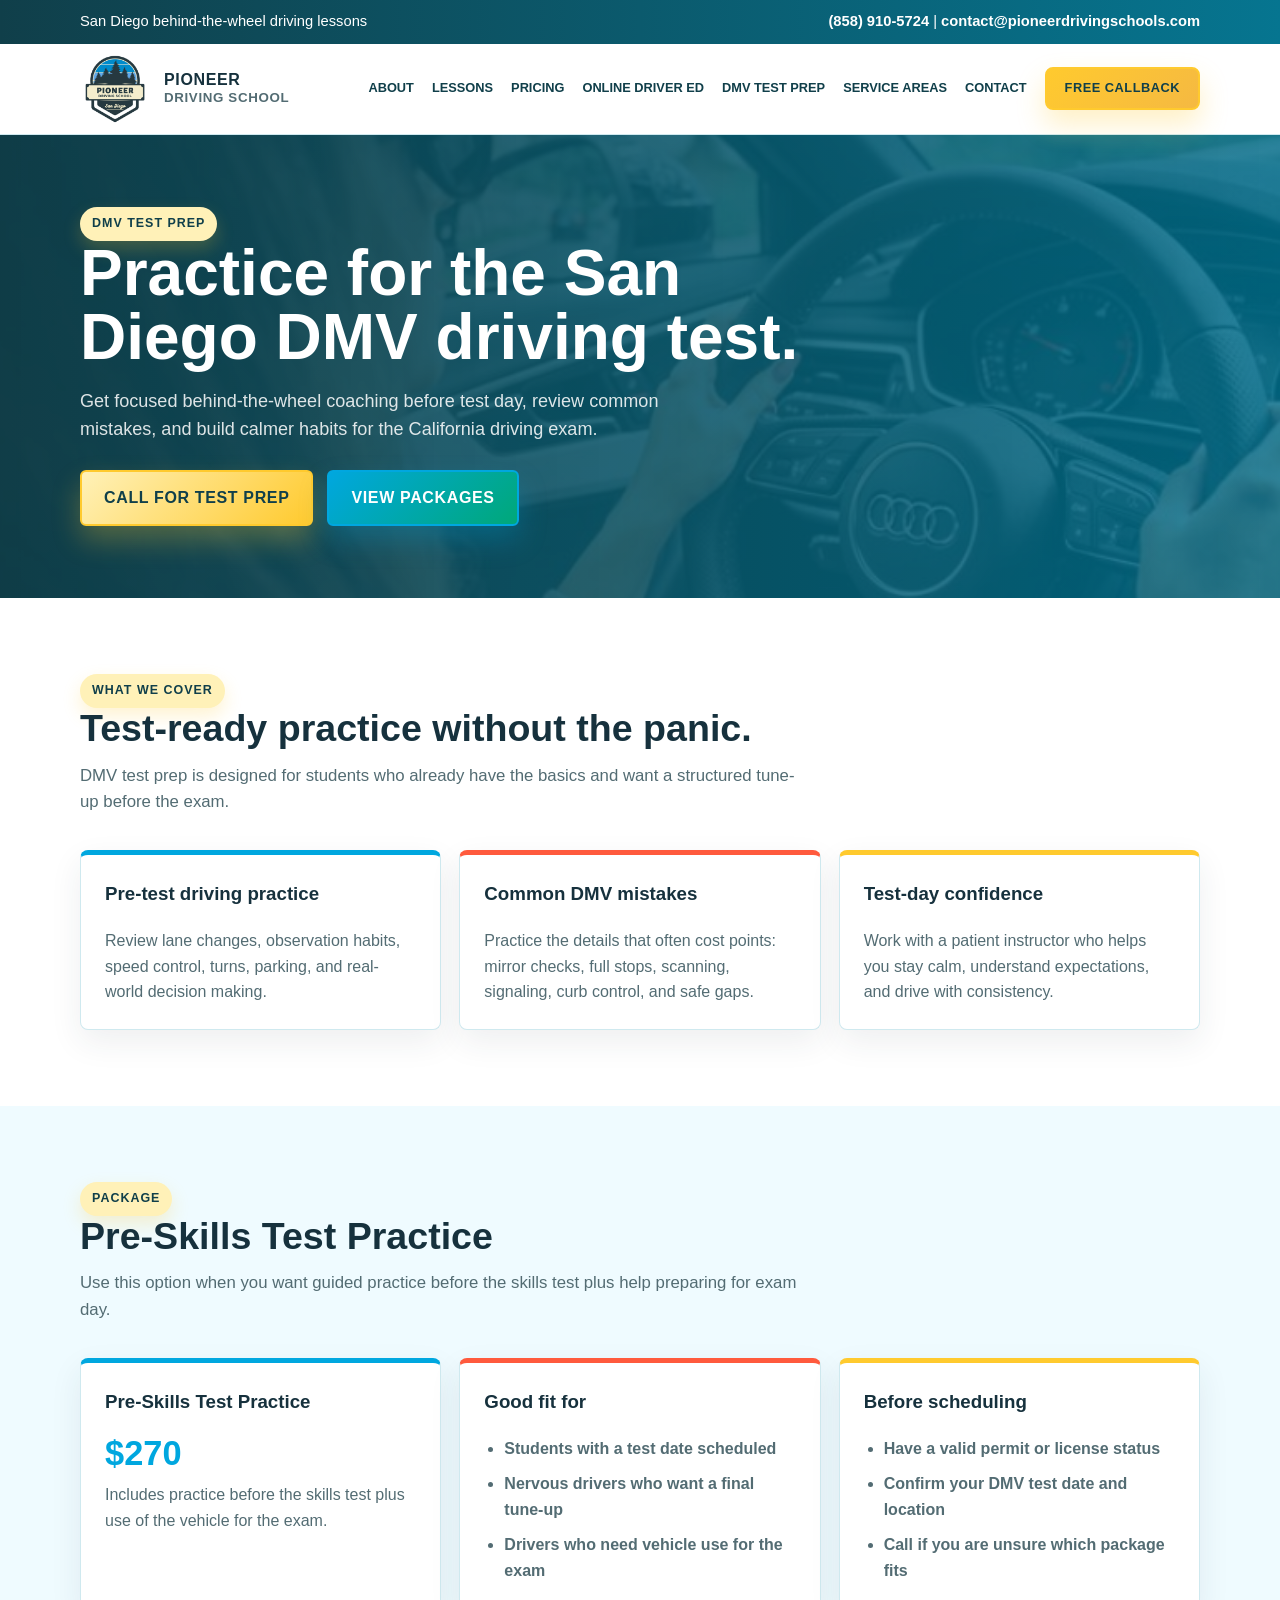
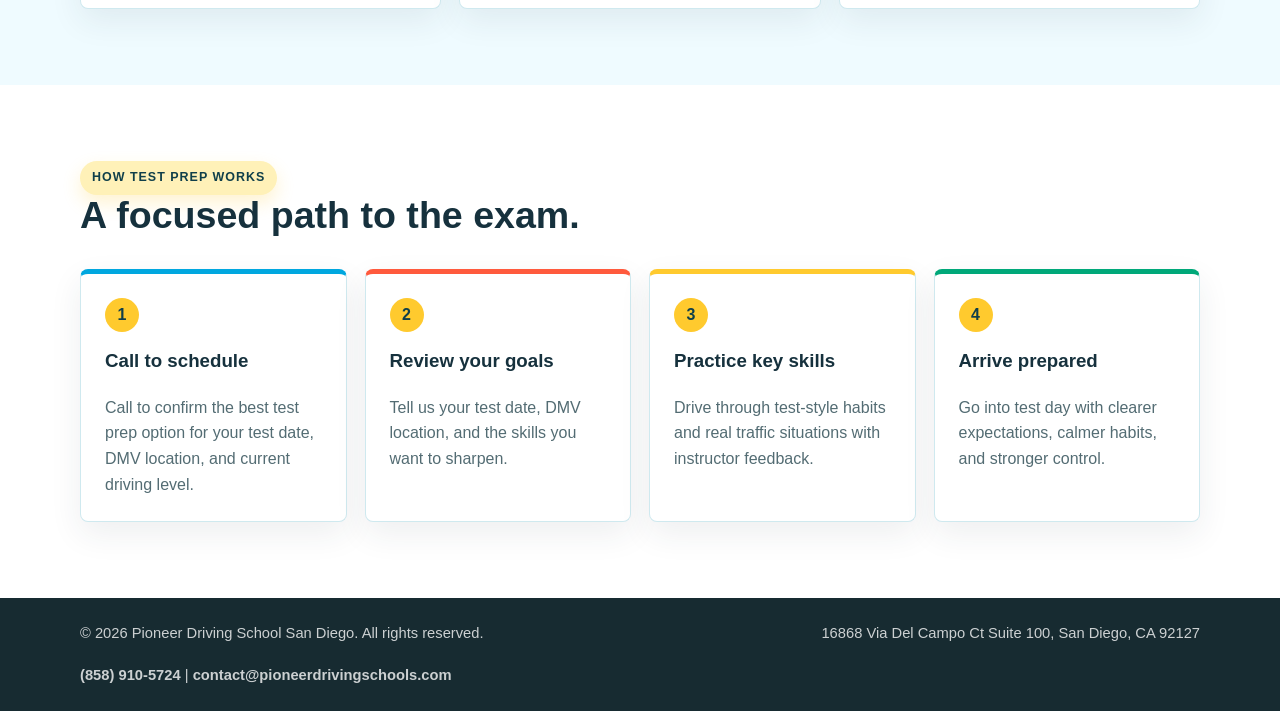
<file: dmv-test-prep.html>
<!DOCTYPE html>
<html lang="en">
<head>
  <meta charset="utf-8">
  <meta name="viewport" content="width=device-width, initial-scale=1">
  <meta name="description" content="DMV test preparation in San Diego with Pioneer Driving School, including behind-the-wheel practice, test-day coaching, and vehicle use package details.">
  <meta name="robots" content="index, follow">
  <meta name="theme-color" content="#103f4a">
  <link rel="canonical" href="https://pioneerdrivingschools.com/dmv-test-prep.html">
  <meta property="og:type" content="website">
  <meta property="og:site_name" content="Pioneer Driving School">
  <meta property="og:title" content="DMV Test Prep San Diego | Pioneer Driving School">
  <meta property="og:description" content="Practice DMV test skills with patient behind-the-wheel coaching in San Diego.">
  <meta property="og:url" content="https://pioneerdrivingschools.com/dmv-test-prep.html">
  <meta property="og:image" content="https://pioneerdrivingschools.com/image-83.png">
  <meta name="twitter:card" content="summary_large_image">
  <meta name="twitter:title" content="DMV Test Prep San Diego">
  <meta name="twitter:description" content="Prepare for your California behind-the-wheel driving test with Pioneer Driving School.">
  <meta name="twitter:image" content="https://pioneerdrivingschools.com/image-83.png">
  <title>DMV Test Prep San Diego | Pioneer Driving School</title>
  <script type="application/ld+json">
    {
      "@context": "https://schema.org",
      "@type": "Service",
      "name": "DMV Test Preparation",
      "serviceType": "Driving test preparation",
      "url": "https://pioneerdrivingschools.com/dmv-test-prep.html",
      "provider": {
        "@type": "LocalBusiness",
        "name": "Pioneer Driving School",
        "telephone": "+1-858-910-5724",
        "url": "https://pioneerdrivingschools.com/"
      },
      "areaServed": "San Diego County"
    }
  </script>
  <style>
    :root {
      --ink: #16313d;
      --muted: #536c73;
      --line: #cfe9ef;
      --cream: #fff1b8;
      --sky: #00a7df;
      --pine: #103f4a;
      --leaf: #00a879;
      --gold: #ffca2e;
      --coral: #ff5a3d;
      --white: #ffffff;
      --soft: #effbff;
      --shadow: 0 22px 55px rgba(0, 118, 160, .18);
    }

    * {
      box-sizing: border-box;
    }

    body {
      margin: 0;
      color: var(--ink);
      font-family: Inter, -apple-system, BlinkMacSystemFont, "Segoe UI", Arial, Helvetica, sans-serif;
      line-height: 1.6;
      background: var(--white);
    }

    img {
      display: block;
      max-width: 100%;
      height: auto;
    }

    a {
      color: inherit;
      text-decoration: none;
    }

    .topbar {
      background: linear-gradient(90deg, var(--pine), #067590);
      color: var(--white);
      font-size: .92rem;
    }

    .topbar__inner,
    .nav,
    .section,
    .footer__inner {
      width: min(1120px, calc(100% - 32px));
      margin: 0 auto;
    }

    .topbar__inner,
    .footer__inner {
      display: flex;
      justify-content: space-between;
      gap: 18px;
      flex-wrap: wrap;
    }

    .topbar__inner {
      padding: 10px 0;
    }

    .topbar a,
    .footer a {
      font-weight: 700;
    }

    .site-header {
      position: sticky;
      top: 0;
      z-index: 10;
      background: rgba(255, 255, 255, .96);
      border-bottom: 1px solid var(--line);
      backdrop-filter: blur(16px);
      transition: box-shadow .2s ease, background .2s ease;
    }

    .nav {
      min-height: 86px;
      display: flex;
      align-items: center;
      justify-content: space-between;
      gap: 28px;
      padding: 10px 0;
      transition: min-height .2s ease, padding .2s ease;
    }

    .brand {
      display: flex;
      align-items: center;
      gap: 14px;
      min-width: 230px;
    }

    .brand img {
      width: 70px;
      transition: width .2s ease;
    }

    .brand span {
      display: block;
      font-weight: 900;
      letter-spacing: .04em;
      text-transform: uppercase;
      line-height: 1.05;
    }

    .brand small {
      color: var(--muted);
      display: block;
      font-weight: 700;
      margin-top: 3px;
    }

    .nav__links {
      display: flex;
      align-items: center;
      gap: 18px;
      color: var(--pine);
      font-weight: 800;
      font-size: .8rem;
      text-transform: uppercase;
    }

    .nav__links a {
      padding: 10px 0;
    }

    .button {
      display: inline-flex;
      align-items: center;
      justify-content: center;
      min-height: 48px;
      padding: 13px 22px;
      border-radius: 6px;
      border: 2px solid var(--sky);
      background: linear-gradient(135deg, var(--sky), var(--leaf));
      color: var(--white);
      font-weight: 900;
      text-transform: uppercase;
      letter-spacing: .04em;
      box-shadow: 0 14px 28px rgba(0, 167, 223, .26);
      transition: transform .2s ease, box-shadow .2s ease, background .2s ease, border-color .2s ease;
    }

    .button:hover {
      transform: translateY(-1px);
    }

    .button--book {
      border-color: #5a97c4;
      background: linear-gradient(135deg, #5a97c4, var(--sky));
      color: var(--white);
      box-shadow: 0 16px 30px rgba(90, 151, 196, .34);
    }

    .button--call {
      color: var(--pine);
      background: linear-gradient(135deg, var(--cream), var(--gold));
      border-color: var(--gold);
      box-shadow: 0 14px 28px rgba(255, 202, 46, .28);
    }

    .button--callback {
      color: var(--pine);
      background: linear-gradient(135deg, var(--gold), #f5b942);
      border-color: var(--gold);
      box-shadow: 0 14px 28px rgba(255, 202, 46, .28);
    }

    .nav__links .button--book,
    .nav__links .button--callback,
    .nav__links .button--call {
      min-height: 40px;
      padding: 9px 18px;
      border-radius: 8px;
      white-space: nowrap;
    }

    .nav__links .button--call {
      display: none;
    }

    .site-header.is-collapsed {
      background: rgba(255, 255, 255, .98);
      box-shadow: 0 10px 28px rgba(32, 53, 59, .1);
    }

    .site-header.is-collapsed .nav {
      min-height: 62px;
      padding: 6px 0;
    }

    .site-header.is-collapsed .brand img {
      width: 52px;
    }

    .site-header.is-collapsed .brand {
      min-width: 198px;
    }

    .site-header.is-collapsed .nav__links {
      gap: 14px;
      font-size: .76rem;
    }

    .site-header.is-collapsed .nav__links .button {
      min-height: 36px;
      padding-top: 7px;
      padding-bottom: 7px;
    }

    .hero {
      background:
        linear-gradient(90deg, rgba(16, 63, 74, .94), rgba(0, 112, 142, .82)),
        url("image-83.png") center / cover no-repeat;
      color: var(--white);
    }

    .section {
      padding: 76px 0;
    }

    .hero .section {
      padding: 72px 0;
    }

    .eyebrow {
      display: inline-flex;
      width: fit-content;
      padding: 7px 12px;
      border-radius: 999px;
      background: var(--cream);
      color: var(--pine);
      font-weight: 900;
      text-transform: uppercase;
      letter-spacing: .08em;
      font-size: .78rem;
      box-shadow: 0 8px 18px rgba(255, 202, 46, .22);
    }

    h1,
    h2,
    h3,
    p {
      margin-top: 0;
    }

    h1 {
      max-width: 760px;
      margin-bottom: 18px;
      font-size: 4rem;
      line-height: 1;
      letter-spacing: 0;
    }

    h2 {
      margin-bottom: 14px;
      font-size: 2.35rem;
      line-height: 1.08;
      letter-spacing: 0;
    }

    .hero p {
      max-width: 650px;
      color: rgba(255, 255, 255, .86);
      font-size: 1.13rem;
      margin-bottom: 26px;
    }

    .hero__actions {
      display: flex;
      flex-wrap: wrap;
      gap: 14px;
      align-items: center;
    }

    .section__intro {
      max-width: 720px;
      margin-bottom: 34px;
    }

    .section__intro p {
      color: var(--muted);
      font-size: 1.05rem;
    }

    .card-grid,
    .prep-grid {
      display: grid;
      grid-template-columns: repeat(3, 1fr);
      gap: 18px;
    }

    .prep-grid {
      grid-template-columns: repeat(4, 1fr);
      counter-reset: prep-step;
    }

    .card,
    .prep-step {
      border: 1px solid var(--line);
      border-top: 5px solid var(--sky);
      border-radius: 8px;
      background: var(--white);
      padding: 24px;
      box-shadow: 0 12px 32px rgba(32, 53, 59, .08);
    }

    .card:nth-child(2),
    .prep-step:nth-child(2) {
      border-top-color: var(--coral);
    }

    .card:nth-child(3),
    .prep-step:nth-child(3) {
      border-top-color: var(--gold);
    }

    .prep-step:nth-child(4) {
      border-top-color: var(--leaf);
    }

    .prep-step {
      counter-increment: prep-step;
    }

    .prep-step::before {
      content: counter(prep-step);
      display: inline-flex;
      align-items: center;
      justify-content: center;
      width: 34px;
      height: 34px;
      margin-bottom: 14px;
      border-radius: 50%;
      background: var(--gold);
      color: var(--pine);
      font-weight: 900;
    }

    .card p,
    .prep-step p {
      color: var(--muted);
      margin-bottom: 0;
    }

    .price {
      margin: 16px 0 12px;
      color: var(--sky);
      font-size: 2.15rem;
      line-height: 1;
      font-weight: 900;
    }

    .check-list {
      margin: 0;
      padding-left: 20px;
      color: var(--muted);
      font-weight: 700;
    }

    .check-list li + li {
      margin-top: 10px;
    }

    .section--soft {
      width: 100%;
      max-width: none;
      background: var(--soft);
    }

    .footer {
      background: #172b31;
      color: rgba(255, 255, 255, .78);
    }

    .footer__inner {
      padding: 24px 0;
      font-size: .92rem;
    }

    .mobile-sticky-cta {
      display: none;
    }

    @media (max-width: 900px) {
      .nav {
        align-items: flex-start;
        flex-direction: column;
      }

      .nav__links {
        width: 100%;
        gap: 14px;
        overflow-x: auto;
        padding-bottom: 4px;
      }

      .nav__links .button--book {
        margin-left: auto;
      }

      .card-grid,
      .prep-grid {
        grid-template-columns: 1fr 1fr;
      }

      h1 {
        font-size: 3rem;
      }
    }

    @media (max-width: 620px) {
      body {
        padding-bottom: 78px;
      }

      .topbar__inner {
        display: grid;
      }

      .brand img {
        width: 60px;
      }

      .nav__links {
        display: grid;
        grid-template-columns: 1fr 1fr;
        overflow-x: visible;
        font-size: .82rem;
      }

      .nav__links a {
        text-align: center;
      }

      .nav__links .button {
        grid-column: span 2;
      }

      .section {
        width: min(100% - 24px, 1120px);
        padding: 60px 0;
      }

      .hero .section {
        padding: 58px 0;
      }

      h1 {
        font-size: 2.35rem;
      }

      h2 {
        font-size: 1.9rem;
      }

      .card-grid,
      .prep-grid {
        grid-template-columns: 1fr;
      }

      .button {
        width: 100%;
      }

      .site-header.is-collapsed .nav {
        gap: 8px;
        min-height: auto;
      }

      .site-header.is-collapsed .brand img {
        width: 46px;
      }

      .site-header.is-collapsed .brand {
        min-width: 0;
      }

      .site-header.is-collapsed .nav__links {
        grid-template-columns: 1fr 1fr;
        gap: 8px;
        padding-bottom: 0;
      }

      .site-header.is-collapsed .nav__links a:not(.button) {
        display: none;
      }

      .site-header.is-collapsed .nav__links .button {
        display: inline-flex;
        grid-column: span 1;
        min-height: 38px;
        padding: 8px 10px;
        font-size: .76rem;
      }

      .site-header.is-collapsed .nav__links .button--book,
      .site-header.is-collapsed .nav__links .button--callback,
      .site-header.is-collapsed .nav__links .button--call {
        margin-left: 0;
      }

      .site-header.is-collapsed .nav__links .button--callback {
        display: none;
      }

      .site-header.is-collapsed .nav__links .button--call {
        grid-column: 1 / -1;
      }

      .mobile-sticky-cta {
        position: fixed;
        right: 0;
        bottom: 0;
        left: 0;
        z-index: 20;
        display: grid;
        grid-template-columns: 1fr 1fr;
        gap: 8px;
        padding: 10px 12px calc(10px + env(safe-area-inset-bottom));
        background: rgba(255, 255, 255, .96);
        border-top: 1px solid rgba(16, 63, 74, .12);
        box-shadow: 0 -14px 30px rgba(16, 63, 74, .14);
        backdrop-filter: blur(14px);
      }

      .mobile-sticky-cta .button {
        width: 100%;
        min-height: 48px;
        padding: 10px 8px;
        font-size: .78rem;
      }
    }
  </style>
</head>
<body>
  <div class="topbar">
    <div class="topbar__inner" aria-label="Contact information">
      <span>San Diego behind-the-wheel driving lessons</span>
      <span><a href="tel:+18589105724">(858) 910-5724</a> | <a href="mailto:contact@pioneerdrivingschools.com">contact@pioneerdrivingschools.com</a></span>
    </div>
  </div>

  <header class="site-header">
    <nav class="nav" aria-label="Primary navigation">
      <a class="brand" href="index.html#home" aria-label="Pioneer Driving School home">
        <img src="pioneer-logo.png" alt="Pioneer Driving School San Diego logo">
        <span>Pioneer<br><small>Driving School</small></span>
      </a>
      <div class="nav__links">
        <a href="index.html#about">About</a>
        <a href="index.html#lessons">Lessons</a>
        <a href="index.html#pricing">Pricing</a>
        <a href="online-driver-ed.html">Online Driver Ed</a>
        <a href="dmv-test-prep.html">DMV Test Prep</a>
        <a href="service-areas.html">Service Areas</a>
        <a href="index.html#contact">Contact</a>
        <a class="button button--callback" href="index.html#callback">Free Callback</a>
        <a class="button button--call" href="tel:+18589105724">Call Now</a>
      </div>
    </nav>
  </header>

  <main>
    <section class="hero" aria-label="DMV test preparation">
      <div class="section">
        <span class="eyebrow">DMV Test Prep</span>
        <h1>Practice for the San Diego DMV driving test.</h1>
        <p>Get focused behind-the-wheel coaching before test day, review common mistakes, and build calmer habits for the California driving exam.</p>
        <div class="hero__actions">
          <a class="button button--call" href="tel:+18589105724">Call for Test Prep</a>
          <a class="button button--ghost" href="index.html#pricing">View Packages</a>
        </div>
      </div>
    </section>

    <section class="section">
      <div class="section__intro">
        <span class="eyebrow">What We Cover</span>
        <h2>Test-ready practice without the panic.</h2>
        <p>DMV test prep is designed for students who already have the basics and want a structured tune-up before the exam.</p>
      </div>
      <div class="card-grid">
        <article class="card">
          <h3>Pre-test driving practice</h3>
          <p>Review lane changes, observation habits, speed control, turns, parking, and real-world decision making.</p>
        </article>
        <article class="card">
          <h3>Common DMV mistakes</h3>
          <p>Practice the details that often cost points: mirror checks, full stops, scanning, signaling, curb control, and safe gaps.</p>
        </article>
        <article class="card">
          <h3>Test-day confidence</h3>
          <p>Work with a patient instructor who helps you stay calm, understand expectations, and drive with consistency.</p>
        </article>
      </div>
    </section>

    <div class="section--soft">
      <section class="section">
        <div class="section__intro">
          <span class="eyebrow">Package</span>
          <h2>Pre-Skills Test Practice</h2>
          <p>Use this option when you want guided practice before the skills test plus help preparing for exam day.</p>
        </div>
        <div class="card-grid">
          <article class="card">
            <h3>Pre-Skills Test Practice</h3>
            <div class="price">$270</div>
            <p>Includes practice before the skills test plus use of the vehicle for the exam.</p>
          </article>
          <article class="card">
            <h3>Good fit for</h3>
            <ul class="check-list">
              <li>Students with a test date scheduled</li>
              <li>Nervous drivers who want a final tune-up</li>
              <li>Drivers who need vehicle use for the exam</li>
            </ul>
          </article>
          <article class="card">
            <h3>Before scheduling</h3>
            <ul class="check-list">
              <li>Have a valid permit or license status</li>
              <li>Confirm your DMV test date and location</li>
              <li>Call if you are unsure which package fits</li>
            </ul>
          </article>
        </div>
      </section>
    </div>

    <section class="section">
      <div class="section__intro">
        <span class="eyebrow">How Test Prep Works</span>
        <h2>A focused path to the exam.</h2>
      </div>
      <div class="prep-grid">
        <article class="prep-step">
          <h3>Call to schedule</h3>
          <p>Call to confirm the best test prep option for your test date, DMV location, and current driving level.</p>
        </article>
        <article class="prep-step">
          <h3>Review your goals</h3>
          <p>Tell us your test date, DMV location, and the skills you want to sharpen.</p>
        </article>
        <article class="prep-step">
          <h3>Practice key skills</h3>
          <p>Drive through test-style habits and real traffic situations with instructor feedback.</p>
        </article>
        <article class="prep-step">
          <h3>Arrive prepared</h3>
          <p>Go into test day with clearer expectations, calmer habits, and stronger control.</p>
        </article>
      </div>
    </section>
  </main>

  <footer class="footer">
    <div class="footer__inner">
      <span>&copy; 2026 Pioneer Driving School San Diego. All rights reserved.</span>
      <span>16868 Via Del Campo Ct Suite 100, San Diego, CA 92127</span>
      <span><a href="tel:+18589105724">(858) 910-5724</a> | <a href="mailto:contact@pioneerdrivingschools.com">contact@pioneerdrivingschools.com</a></span>
    </div>
  </footer>
  <div class="mobile-sticky-cta" aria-label="Quick contact options">
    <a class="button button--call" href="tel:+18589105724">Call Now</a>
    <a class="button button--callback" href="index.html#callback">Free Callback</a>
  </div>
  <script>
    const siteHeader = document.querySelector(".site-header");
    const updateHeaderState = () => {
      siteHeader.classList.toggle("is-collapsed", window.scrollY > 64);
    };

    updateHeaderState();
    window.addEventListener("scroll", updateHeaderState, { passive: true });
  </script>
</body>
</html>
</file>
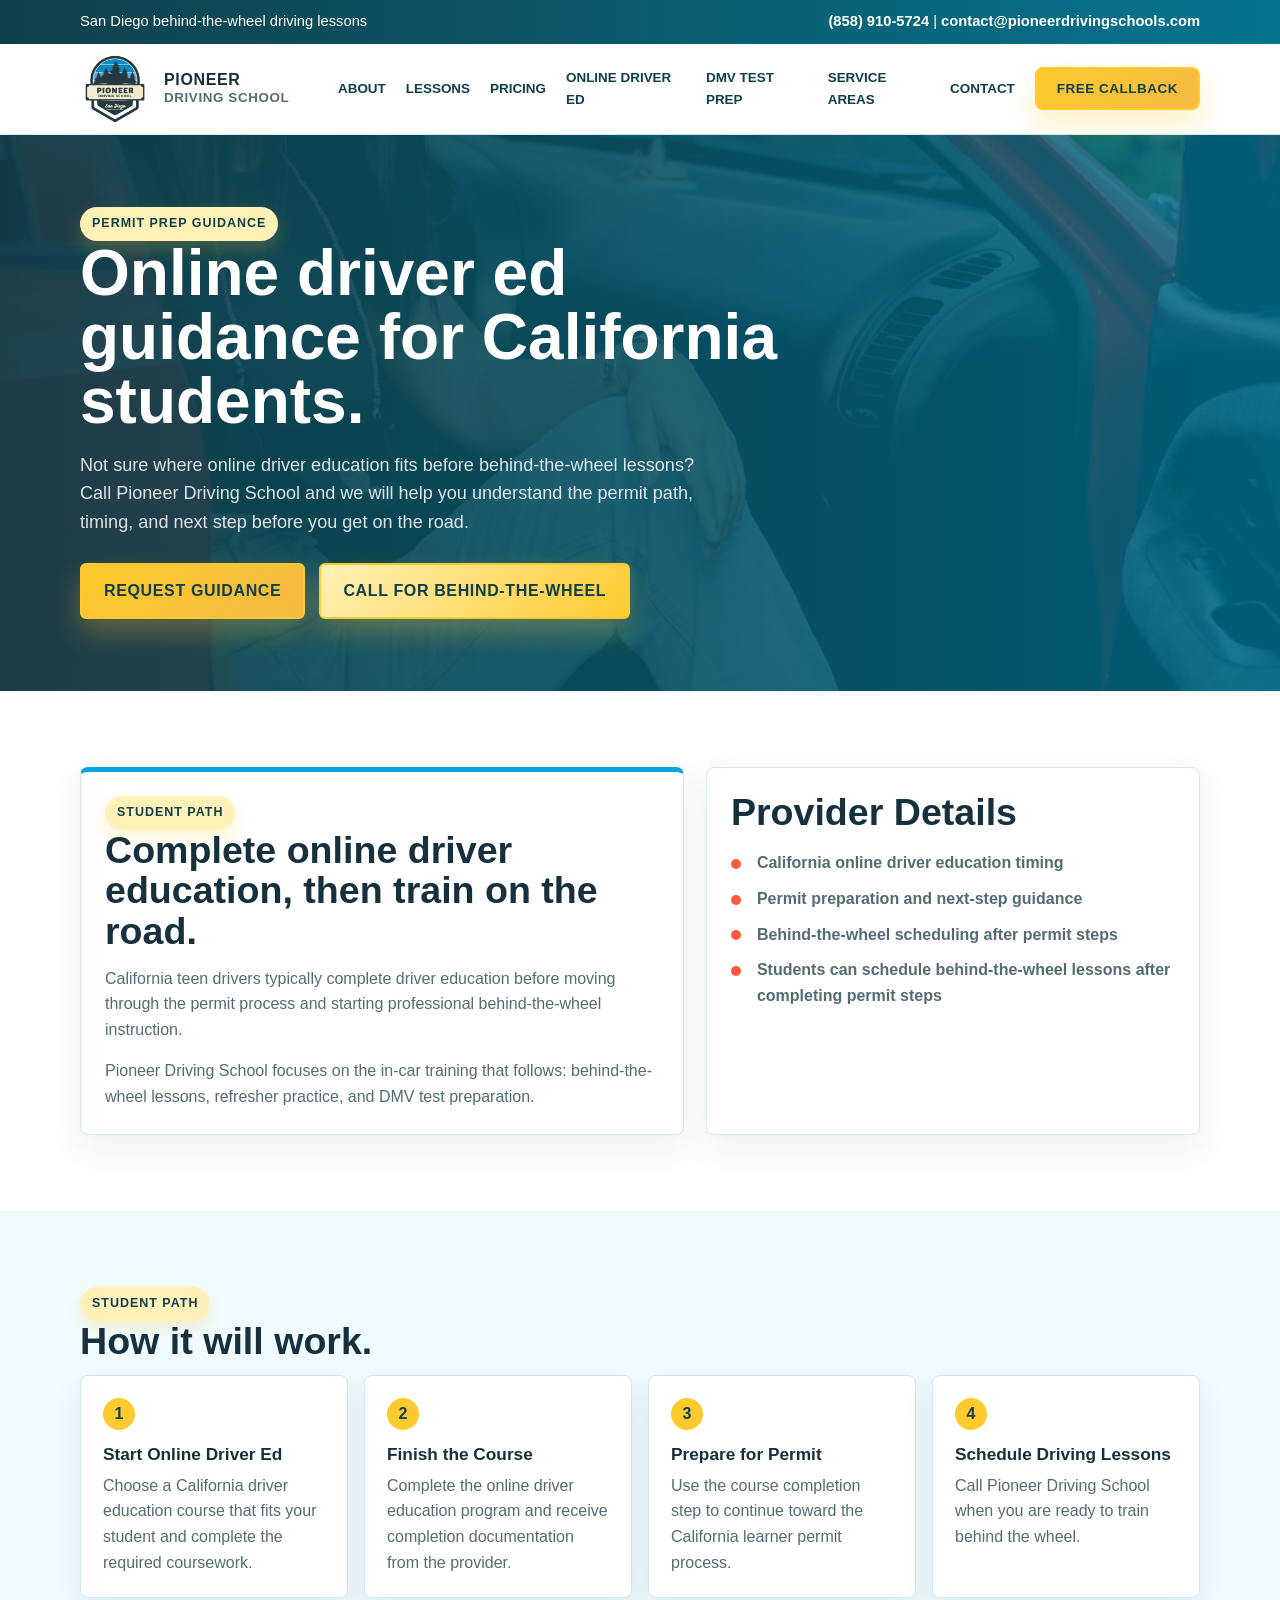
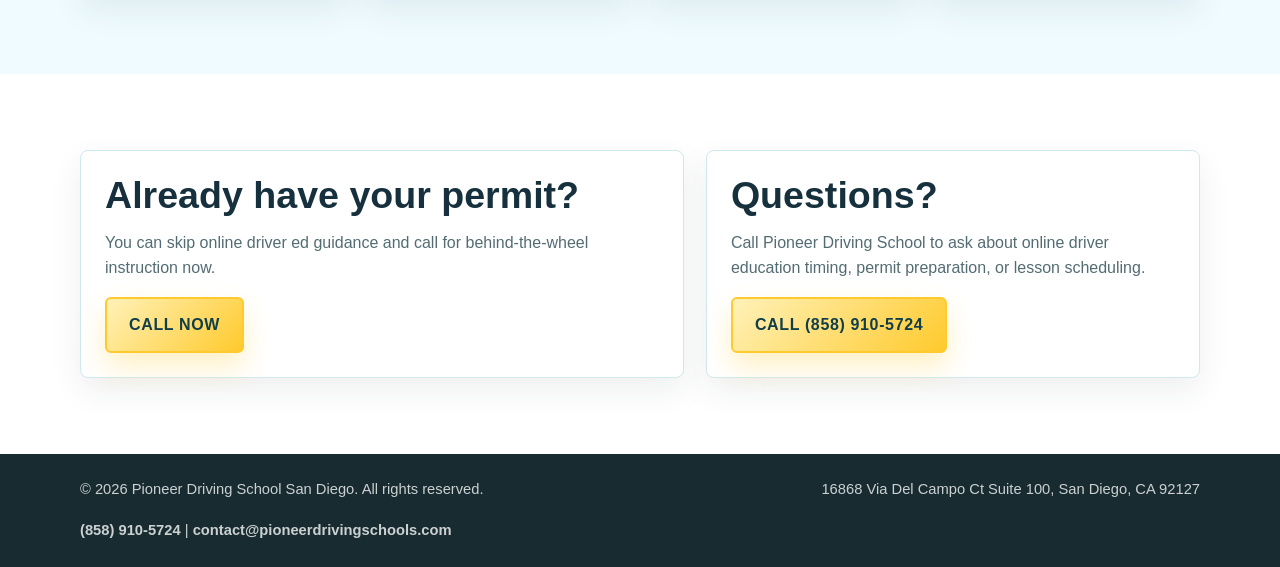
<file: online-driver-ed.html>
<!DOCTYPE html>
<html lang="en">
<head>
  <meta charset="utf-8">
  <meta name="viewport" content="width=device-width, initial-scale=1">
  <meta name="description" content="Online driver education guidance for Pioneer Driving School students preparing for California permits and behind-the-wheel lessons.">
  <meta name="robots" content="index, follow">
  <meta name="theme-color" content="#103f4a">
  <link rel="canonical" href="https://pioneerdrivingschools.com/online-driver-ed.html">
  <meta property="og:type" content="website">
  <meta property="og:site_name" content="Pioneer Driving School">
  <meta property="og:title" content="Online Driver Ed | Pioneer Driving School">
  <meta property="og:description" content="Pioneer Driving School is preparing an online driver education option through a DMV-approved partner.">
  <meta property="og:url" content="https://pioneerdrivingschools.com/online-driver-ed.html">
  <meta property="og:image" content="https://pioneerdrivingschools.com/aplus-homepage-thumbup-girl.jpg">
  <meta name="twitter:card" content="summary_large_image">
  <meta name="twitter:title" content="Online Driver Ed | Pioneer Driving School">
  <meta name="twitter:description" content="Online driver education details for Pioneer Driving School students.">
  <meta name="twitter:image" content="https://pioneerdrivingschools.com/aplus-homepage-thumbup-girl.jpg">
  <title>Online Driver Ed | Pioneer Driving School San Diego</title>
  <script type="application/ld+json">
    {
      "@context": "https://schema.org",
      "@type": "WebPage",
      "name": "Online Driver Ed",
      "url": "https://pioneerdrivingschools.com/online-driver-ed.html",
      "description": "Online driver education guidance for Pioneer Driving School students preparing for California permits and behind-the-wheel lessons.",
      "provider": {
        "@type": "LocalBusiness",
        "name": "Pioneer Driving School",
        "telephone": "+1-858-910-5724",
        "url": "https://pioneerdrivingschools.com/"
      }
    }
  </script>
  <style>
    :root {
      --ink: #16313d;
      --muted: #536c73;
      --line: #cfe9ef;
      --cream: #fff1b8;
      --sky: #00a7df;
      --pine: #103f4a;
      --leaf: #00a879;
      --gold: #ffca2e;
      --coral: #ff5a3d;
      --white: #ffffff;
      --soft: #effbff;
      --shadow: 0 22px 55px rgba(0, 118, 160, .18);
    }

    * {
      box-sizing: border-box;
    }

    body {
      margin: 0;
      color: var(--ink);
      font-family: Inter, -apple-system, BlinkMacSystemFont, "Segoe UI", Arial, Helvetica, sans-serif;
      line-height: 1.6;
      background: var(--white);
    }

    img {
      display: block;
      max-width: 100%;
      height: auto;
    }

    a {
      color: inherit;
      text-decoration: none;
    }

    .topbar {
      background: linear-gradient(90deg, var(--pine), #067590);
      color: var(--white);
      font-size: .92rem;
    }

    .topbar__inner,
    .nav,
    .section,
    .footer__inner {
      width: min(1120px, calc(100% - 32px));
      margin: 0 auto;
    }

    .topbar__inner,
    .footer__inner {
      display: flex;
      justify-content: space-between;
      gap: 18px;
      flex-wrap: wrap;
    }

    .topbar__inner {
      padding: 10px 0;
    }

    .topbar a,
    .footer a {
      font-weight: 700;
    }

    .site-header {
      position: sticky;
      top: 0;
      z-index: 10;
      background: rgba(255, 255, 255, .96);
      border-bottom: 1px solid var(--line);
      backdrop-filter: blur(16px);
      transition: box-shadow .2s ease, background .2s ease;
    }

    .nav {
      min-height: 86px;
      display: flex;
      align-items: center;
      justify-content: space-between;
      gap: 28px;
      padding: 10px 0;
      transition: min-height .2s ease, padding .2s ease;
    }

    .brand {
      display: flex;
      align-items: center;
      gap: 14px;
      min-width: 230px;
    }

    .brand img {
      width: 70px;
      transition: width .2s ease;
    }

    .brand span {
      display: block;
      font-weight: 900;
      letter-spacing: .04em;
      text-transform: uppercase;
      line-height: 1.05;
    }

    .brand small {
      color: var(--muted);
      display: block;
      font-weight: 700;
      margin-top: 3px;
    }

    .nav__links {
      display: flex;
      align-items: center;
      gap: 20px;
      color: var(--pine);
      font-weight: 800;
      font-size: .84rem;
      text-transform: uppercase;
    }

    .nav__links a {
      padding: 10px 0;
    }

    .button {
      display: inline-flex;
      align-items: center;
      justify-content: center;
      min-height: 48px;
      padding: 13px 22px;
      border-radius: 6px;
      border: 2px solid var(--sky);
      background: linear-gradient(135deg, var(--sky), var(--leaf));
      color: var(--white);
      font-weight: 900;
      text-transform: uppercase;
      letter-spacing: .04em;
      box-shadow: 0 14px 28px rgba(0, 167, 223, .26);
      transition: transform .2s ease, box-shadow .2s ease, background .2s ease, border-color .2s ease;
    }

    .button:hover {
      transform: translateY(-1px);
    }

    .button--book {
      border-color: #5a97c4;
      background: linear-gradient(135deg, #5a97c4, var(--sky));
      color: var(--white);
      box-shadow: 0 16px 30px rgba(90, 151, 196, .34);
    }

    .button--call {
      color: var(--pine);
      background: linear-gradient(135deg, var(--cream), var(--gold));
      border-color: var(--gold);
      box-shadow: 0 14px 28px rgba(255, 202, 46, .28);
    }

    .button--callback {
      color: var(--pine);
      background: linear-gradient(135deg, var(--gold), #f5b942);
      border-color: var(--gold);
      box-shadow: 0 14px 28px rgba(255, 202, 46, .28);
    }

    .button--disabled {
      color: var(--muted);
      background: #edf5f7;
      border-color: var(--line);
      box-shadow: none;
      cursor: not-allowed;
    }

    .nav__links .button--book,
    .nav__links .button--callback,
    .nav__links .button--call {
      min-height: 40px;
      padding: 9px 20px;
      border-radius: 8px;
      white-space: nowrap;
    }

    .nav__links .button--call {
      display: none;
    }

    .site-header.is-collapsed {
      background: rgba(255, 255, 255, .98);
      box-shadow: 0 10px 28px rgba(32, 53, 59, .1);
    }

    .site-header.is-collapsed .nav {
      min-height: 62px;
      padding: 6px 0;
    }

    .site-header.is-collapsed .brand img {
      width: 52px;
    }

    .site-header.is-collapsed .brand {
      min-width: 198px;
    }

    .site-header.is-collapsed .nav__links {
      gap: 16px;
      font-size: .78rem;
    }

    .site-header.is-collapsed .nav__links .button {
      min-height: 36px;
      padding-top: 7px;
      padding-bottom: 7px;
    }

    .hero {
      background:
        linear-gradient(90deg, rgba(16, 63, 74, .94), rgba(0, 112, 142, .82)),
        url("teen-driver-hero.jpg") center / cover no-repeat;
      color: var(--white);
    }

    .section {
      padding: 76px 0;
    }

    .hero .section {
      padding: 72px 0;
    }

    .eyebrow {
      display: inline-flex;
      width: fit-content;
      padding: 7px 12px;
      border-radius: 999px;
      background: var(--cream);
      color: var(--pine);
      font-weight: 900;
      text-transform: uppercase;
      letter-spacing: .08em;
      font-size: .78rem;
      box-shadow: 0 8px 18px rgba(255, 202, 46, .22);
    }

    h1,
    h2,
    h3,
    p {
      margin-top: 0;
    }

    h1 {
      max-width: 760px;
      margin-bottom: 18px;
      font-size: 4rem;
      line-height: 1;
      letter-spacing: 0;
    }

    h2 {
      margin-bottom: 14px;
      font-size: 2.35rem;
      line-height: 1.08;
      letter-spacing: 0;
    }

    .hero p {
      max-width: 650px;
      color: rgba(255, 255, 255, .86);
      font-size: 1.13rem;
      margin-bottom: 26px;
    }

    .hero__actions {
      display: flex;
      flex-wrap: wrap;
      gap: 14px;
      align-items: center;
    }

    .intro-grid {
      display: grid;
      grid-template-columns: 1.1fr .9fr;
      gap: 22px;
      align-items: stretch;
    }

    .info-card {
      border: 1px solid var(--line);
      border-radius: 8px;
      background: var(--white);
      padding: 24px;
      box-shadow: 0 12px 32px rgba(32, 53, 59, .08);
    }

    .info-card--highlight {
      border-top: 5px solid var(--sky);
    }

    .info-card p {
      color: var(--muted);
    }

    .info-card p:last-child {
      margin-bottom: 0;
    }

    .check-list {
      list-style: none;
      margin: 18px 0 0;
      padding: 0;
    }

    .check-list li {
      position: relative;
      padding-left: 26px;
      margin: 10px 0;
      color: var(--muted);
      font-weight: 700;
    }

    .check-list li::before {
      content: "";
      width: 10px;
      height: 10px;
      border-radius: 50%;
      background: var(--coral);
      position: absolute;
      left: 0;
      top: .55em;
    }

    .steps {
      display: grid;
      grid-template-columns: repeat(4, 1fr);
      gap: 16px;
      counter-reset: step;
    }

    .step {
      border: 1px solid var(--line);
      border-radius: 8px;
      background: var(--white);
      padding: 22px;
      box-shadow: 0 12px 32px rgba(32, 53, 59, .08);
      counter-increment: step;
    }

    .step::before {
      content: counter(step);
      display: inline-flex;
      align-items: center;
      justify-content: center;
      width: 32px;
      height: 32px;
      margin-bottom: 14px;
      border-radius: 50%;
      background: var(--gold);
      color: var(--pine);
      font-weight: 900;
    }

    .step h3 {
      margin-bottom: 8px;
      font-size: 1.08rem;
      line-height: 1.2;
    }

    .step p {
      margin-bottom: 0;
      color: var(--muted);
    }

    .section--soft {
      width: 100%;
      max-width: none;
      background: var(--soft);
    }

    .footer {
      background: #172b31;
      color: rgba(255, 255, 255, .78);
    }

    .footer__inner {
      padding: 24px 0;
      font-size: .92rem;
    }

    .mobile-sticky-cta {
      display: none;
    }

    @media (max-width: 900px) {
      .nav {
        align-items: flex-start;
        flex-direction: column;
      }

      .nav__links {
        width: 100%;
        gap: 14px;
        overflow-x: auto;
        padding-bottom: 4px;
      }

      .nav__links .button--book {
        margin-left: auto;
      }

      .intro-grid,
      .steps {
        grid-template-columns: 1fr 1fr;
      }

      h1 {
        font-size: 3rem;
      }
    }

    @media (max-width: 620px) {
      body {
        padding-bottom: 78px;
      }

      .topbar__inner {
        display: grid;
      }

      .brand img {
        width: 60px;
      }

      .nav__links {
        display: grid;
        grid-template-columns: 1fr 1fr;
        overflow-x: visible;
        font-size: .82rem;
      }

      .nav__links a {
        text-align: center;
      }

      .nav__links .button {
        grid-column: span 2;
      }

      .section {
        width: min(100% - 24px, 1120px);
        padding: 60px 0;
      }

      .hero .section {
        padding: 58px 0;
      }

      h1 {
        font-size: 2.35rem;
      }

      h2 {
        font-size: 1.9rem;
      }

      .hero__actions .button,
      .button {
        width: 100%;
      }

      .intro-grid,
      .steps {
        grid-template-columns: 1fr;
      }

      .site-header.is-collapsed .nav {
        gap: 8px;
        min-height: auto;
      }

      .site-header.is-collapsed .brand img {
        width: 46px;
      }

      .site-header.is-collapsed .brand {
        min-width: 0;
      }

      .site-header.is-collapsed .nav__links {
        grid-template-columns: 1fr 1fr;
        gap: 8px;
        padding-bottom: 0;
      }

      .site-header.is-collapsed .nav__links a:not(.button) {
        display: none;
      }

      .site-header.is-collapsed .nav__links .button {
        display: inline-flex;
        grid-column: span 1;
        min-height: 38px;
        padding: 8px 10px;
        font-size: .76rem;
      }

      .site-header.is-collapsed .nav__links .button--book,
      .site-header.is-collapsed .nav__links .button--callback,
      .site-header.is-collapsed .nav__links .button--call {
        margin-left: 0;
      }

      .site-header.is-collapsed .nav__links .button--callback {
        display: none;
      }

      .site-header.is-collapsed .nav__links .button--call {
        grid-column: 1 / -1;
      }

      .mobile-sticky-cta {
        position: fixed;
        right: 0;
        bottom: 0;
        left: 0;
        z-index: 20;
        display: grid;
        grid-template-columns: 1fr 1fr;
        gap: 8px;
        padding: 10px 12px calc(10px + env(safe-area-inset-bottom));
        background: rgba(255, 255, 255, .96);
        border-top: 1px solid rgba(16, 63, 74, .12);
        box-shadow: 0 -14px 30px rgba(16, 63, 74, .14);
        backdrop-filter: blur(14px);
      }

      .mobile-sticky-cta .button {
        width: 100%;
        min-height: 48px;
        padding: 10px 8px;
        font-size: .78rem;
      }
    }
  </style>
</head>
<body>
  <div class="topbar">
    <div class="topbar__inner" aria-label="Contact information">
      <span>San Diego behind-the-wheel driving lessons</span>
      <span><a href="tel:+18589105724">(858) 910-5724</a> | <a href="mailto:contact@pioneerdrivingschools.com">contact@pioneerdrivingschools.com</a></span>
    </div>
  </div>

  <header class="site-header">
    <nav class="nav" aria-label="Primary navigation">
      <a class="brand" href="index.html#home" aria-label="Pioneer Driving School home">
        <img src="pioneer-logo.png" alt="Pioneer Driving School San Diego logo">
        <span>Pioneer<br><small>Driving School</small></span>
      </a>
      <div class="nav__links">
        <a href="index.html#about">About</a>
        <a href="index.html#lessons">Lessons</a>
        <a href="index.html#pricing">Pricing</a>
        <a href="online-driver-ed.html">Online Driver Ed</a>
        <a href="dmv-test-prep.html">DMV Test Prep</a>
        <a href="service-areas.html">Service Areas</a>
        <a href="index.html#contact">Contact</a>
        <a class="button button--callback" href="index.html#callback">Free Callback</a>
        <a class="button button--call" href="tel:+18589105724">Call Now</a>
      </div>
    </nav>
  </header>

  <main>
    <section class="hero" aria-label="Online driver education">
      <div class="section">
        <span class="eyebrow">Permit Prep Guidance</span>
        <h1>Online driver ed guidance for California students.</h1>
        <p>Not sure where online driver education fits before behind-the-wheel lessons? Call Pioneer Driving School and we will help you understand the permit path, timing, and next step before you get on the road.</p>
        <div class="hero__actions">
          <a class="button button--callback" href="index.html#callback">Request Guidance</a>
          <a class="button button--call" href="tel:+18589105724">Call for Behind-the-Wheel</a>
        </div>
      </div>
    </section>

    <section class="section intro-grid">
      <article class="info-card info-card--highlight">
        <span class="eyebrow">Student Path</span>
        <h2>Complete online driver education, then train on the road.</h2>
        <p>California teen drivers typically complete driver education before moving through the permit process and starting professional behind-the-wheel instruction.</p>
        <p>Pioneer Driving School focuses on the in-car training that follows: behind-the-wheel lessons, refresher practice, and DMV test preparation.</p>
      </article>
      <article class="info-card">
        <h2>Provider Details</h2>
        <ul class="check-list">
          <li>California online driver education timing</li>
          <li>Permit preparation and next-step guidance</li>
          <li>Behind-the-wheel scheduling after permit steps</li>
          <li>Students can schedule behind-the-wheel lessons after completing permit steps</li>
        </ul>
      </article>
    </section>

    <div class="section--soft">
      <section class="section">
        <span class="eyebrow">Student Path</span>
        <h2>How it will work.</h2>
        <div class="steps">
          <article class="step">
            <h3>Start Online Driver Ed</h3>
            <p>Choose a California driver education course that fits your student and complete the required coursework.</p>
          </article>
          <article class="step">
            <h3>Finish the Course</h3>
            <p>Complete the online driver education program and receive completion documentation from the provider.</p>
          </article>
          <article class="step">
            <h3>Prepare for Permit</h3>
            <p>Use the course completion step to continue toward the California learner permit process.</p>
          </article>
          <article class="step">
            <h3>Schedule Driving Lessons</h3>
            <p>Call Pioneer Driving School when you are ready to train behind the wheel.</p>
          </article>
        </div>
      </section>
    </div>

    <section class="section intro-grid">
      <article class="info-card">
        <h2>Already have your permit?</h2>
        <p>You can skip online driver ed guidance and call for behind-the-wheel instruction now.</p>
        <a class="button button--call" href="tel:+18589105724">Call Now</a>
      </article>
      <article class="info-card">
        <h2>Questions?</h2>
        <p>Call Pioneer Driving School to ask about online driver education timing, permit preparation, or lesson scheduling.</p>
        <a class="button button--call" href="tel:+18589105724">Call (858) 910-5724</a>
      </article>
    </section>
  </main>

  <footer class="footer">
    <div class="footer__inner">
      <span>&copy; 2026 Pioneer Driving School San Diego. All rights reserved.</span>
      <span>16868 Via Del Campo Ct Suite 100, San Diego, CA 92127</span>
      <span><a href="tel:+18589105724">(858) 910-5724</a> | <a href="mailto:contact@pioneerdrivingschools.com">contact@pioneerdrivingschools.com</a></span>
    </div>
  </footer>
  <div class="mobile-sticky-cta" aria-label="Quick contact options">
    <a class="button button--call" href="tel:+18589105724">Call Now</a>
    <a class="button button--callback" href="index.html#callback">Free Callback</a>
  </div>
  <script>
    const siteHeader = document.querySelector(".site-header");
    const updateHeaderState = () => {
      siteHeader.classList.toggle("is-collapsed", window.scrollY > 64);
    };

    updateHeaderState();
    window.addEventListener("scroll", updateHeaderState, { passive: true });
  </script>
</body>
</html>
</file>
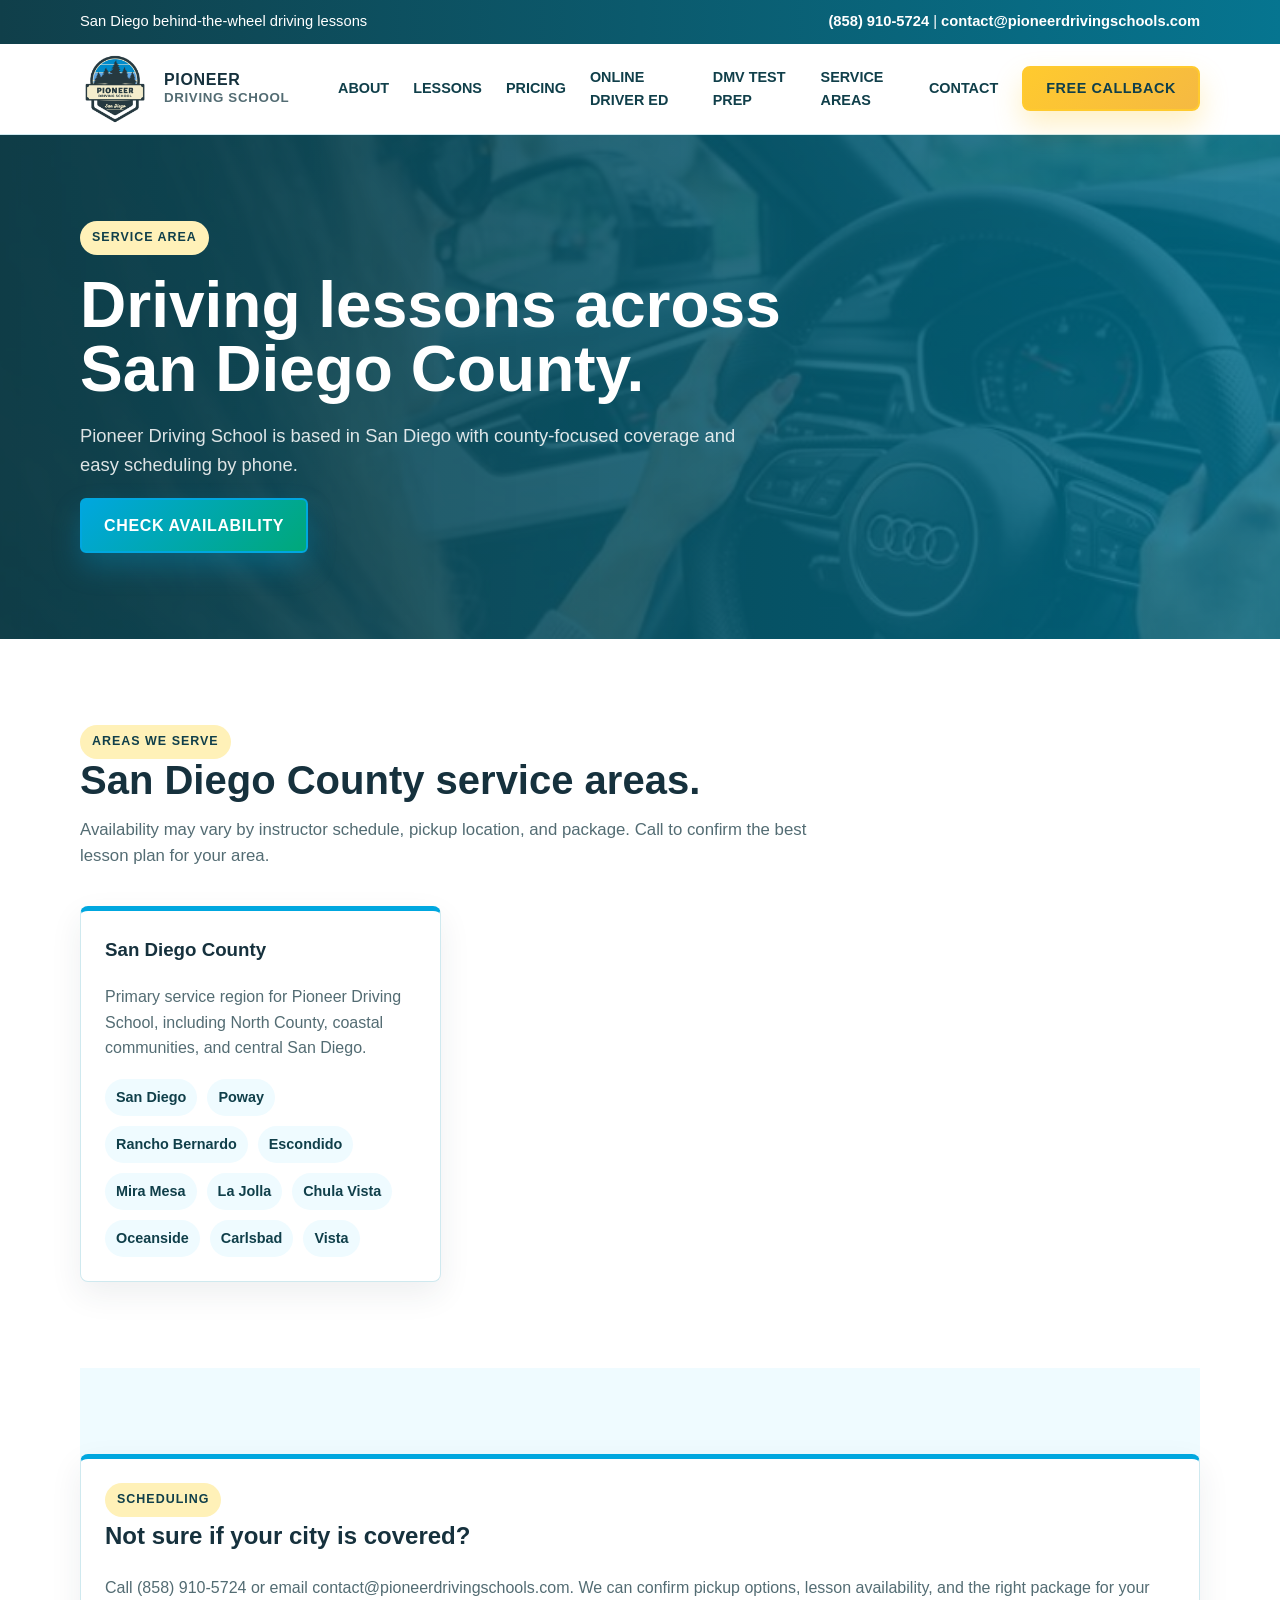
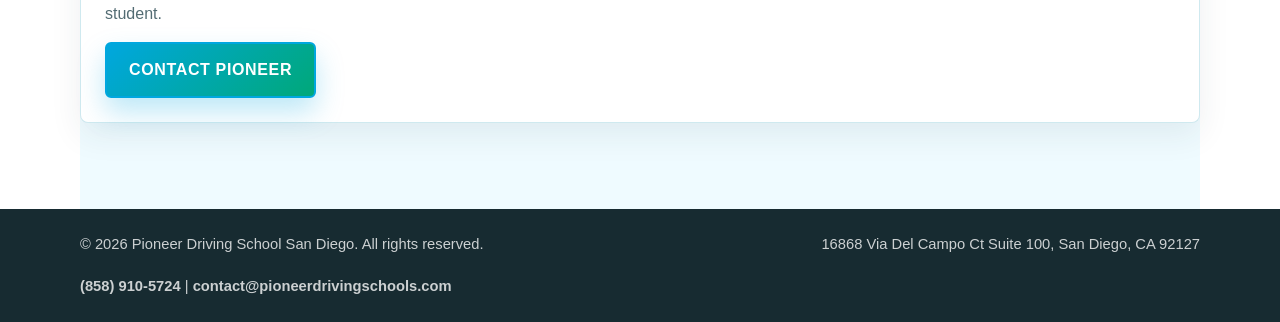
<file: service-areas.html>
<!DOCTYPE html>
<html lang="en">
<head>
  <meta charset="utf-8">
  <meta name="viewport" content="width=device-width, initial-scale=1">
  <meta name="description" content="See Pioneer Driving School service areas for behind-the-wheel lessons in San Diego County.">
  <meta name="robots" content="index, follow">
  <meta name="theme-color" content="#103f4a">
  <link rel="canonical" href="https://pioneerdrivingschools.com/service-areas.html">
  <meta property="og:type" content="website">
  <meta property="og:site_name" content="Pioneer Driving School">
  <meta property="og:title" content="Driving Lesson Service Areas | Pioneer Driving School">
  <meta property="og:description" content="Pioneer Driving School serves students across San Diego County.">
  <meta property="og:url" content="https://pioneerdrivingschools.com/service-areas.html">
  <meta property="og:image" content="https://pioneerdrivingschools.com/image-83.png">
  <meta name="twitter:card" content="summary_large_image">
  <meta name="twitter:title" content="Pioneer Driving School Service Areas">
  <meta name="twitter:description" content="Behind-the-wheel driving lesson availability in San Diego County.">
  <meta name="twitter:image" content="https://pioneerdrivingschools.com/image-83.png">
  <title>Service Areas | Pioneer Driving School San Diego</title>
  <script type="application/ld+json">
    {
      "@context": "https://schema.org",
      "@type": "Service",
      "name": "Behind-the-wheel driving lessons",
      "provider": {
        "@type": "LocalBusiness",
        "name": "Pioneer Driving School",
        "url": "https://pioneerdrivingschools.com/",
        "telephone": "+1-858-910-5724"
      },
      "areaServed": [
        {
          "@type": "AdministrativeArea",
          "name": "San Diego County"
        }
      ],
      "serviceType": "Driving instruction"
    }
  </script>
  <style>
    :root {
      --ink: #16313d;
      --muted: #536c73;
      --line: #cfe9ef;
      --cream: #fff1b8;
      --sky: #00a7df;
      --pine: #103f4a;
      --leaf: #00a879;
      --gold: #ffca2e;
      --coral: #ff5a3d;
      --white: #ffffff;
      --soft: #effbff;
      --shadow: 0 22px 55px rgba(0, 118, 160, .18);
    }

    * {
      box-sizing: border-box;
    }

    body {
      margin: 0;
      color: var(--ink);
      font-family: Inter, -apple-system, BlinkMacSystemFont, "Segoe UI", Arial, Helvetica, sans-serif;
      line-height: 1.6;
      background: var(--white);
    }

    img {
      display: block;
      max-width: 100%;
      height: auto;
    }

    a {
      color: inherit;
      text-decoration: none;
    }

    .topbar {
      background: linear-gradient(90deg, var(--pine), #067590);
      color: var(--white);
      font-size: .92rem;
    }

    .topbar__inner,
    .nav,
    .section,
    .footer__inner {
      width: min(1120px, calc(100% - 32px));
      margin: 0 auto;
    }

    .topbar__inner,
    .footer__inner {
      display: flex;
      justify-content: space-between;
      gap: 18px;
      flex-wrap: wrap;
    }

    .topbar__inner {
      padding: 10px 0;
    }

    .site-header {
      position: sticky;
      top: 0;
      z-index: 10;
      background: rgba(255, 255, 255, .96);
      border-bottom: 1px solid var(--line);
      backdrop-filter: blur(16px);
      transition: box-shadow .2s ease, background .2s ease;
    }

    .nav {
      min-height: 86px;
      display: flex;
      align-items: center;
      justify-content: space-between;
      gap: 28px;
      padding: 10px 0;
      transition: min-height .2s ease, padding .2s ease;
    }

    .brand {
      display: flex;
      align-items: center;
      gap: 14px;
      min-width: 230px;
    }

    .brand img {
      width: 70px;
      transition: width .2s ease;
    }

    .brand span {
      display: block;
      font-weight: 900;
      letter-spacing: .04em;
      text-transform: uppercase;
      line-height: 1.05;
    }

    .brand small {
      color: var(--muted);
      display: block;
      font-weight: 700;
      margin-top: 3px;
    }

    .nav__links {
      display: flex;
      align-items: center;
      gap: 24px;
      color: var(--pine);
      font-weight: 800;
      font-size: .9rem;
      text-transform: uppercase;
    }

    .button {
      display: inline-flex;
      align-items: center;
      justify-content: center;
      min-height: 48px;
      padding: 13px 22px;
      border-radius: 6px;
      border: 2px solid var(--sky);
      background: linear-gradient(135deg, var(--sky), var(--leaf));
      color: var(--white);
      font-weight: 900;
      text-transform: uppercase;
      letter-spacing: .04em;
      box-shadow: 0 14px 28px rgba(0, 167, 223, .26);
      transition: transform .2s ease, box-shadow .2s ease, background .2s ease, border-color .2s ease;
    }

    .button:hover {
      transform: translateY(-1px);
    }

    .button--book {
      border-color: #5a97c4;
      background: linear-gradient(135deg, #5a97c4, var(--sky));
      color: var(--white);
      box-shadow: 0 16px 30px rgba(90, 151, 196, .34);
    }

    .button--call {
      color: var(--pine);
      background: linear-gradient(135deg, var(--cream), var(--gold));
      border-color: var(--gold);
      box-shadow: 0 14px 28px rgba(255, 202, 46, .28);
    }

    .button--callback {
      color: var(--pine);
      background: linear-gradient(135deg, var(--gold), #f5b942);
      border-color: var(--gold);
      box-shadow: 0 14px 28px rgba(255, 202, 46, .28);
    }

    .nav__links .button--book {
      min-height: 40px;
      padding: 9px 22px;
      border-radius: 8px;
      white-space: nowrap;
    }

    .nav__links .button--callback,
    .nav__links .button--call {
      min-height: 40px;
      padding: 9px 22px;
      border-radius: 8px;
      white-space: nowrap;
    }

    .nav__links .button--call {
      display: none;
    }

    .site-header.is-collapsed {
      background: rgba(255, 255, 255, .98);
      box-shadow: 0 10px 28px rgba(32, 53, 59, .1);
    }

    .site-header.is-collapsed .nav {
      min-height: 62px;
      padding: 6px 0;
    }

    .site-header.is-collapsed .brand img {
      width: 52px;
    }

    .site-header.is-collapsed .brand {
      min-width: 198px;
    }

    .site-header.is-collapsed .nav__links {
      gap: 18px;
      font-size: .82rem;
    }

    .site-header.is-collapsed .nav__links .button {
      min-height: 36px;
      padding-top: 7px;
      padding-bottom: 7px;
    }

    .hero {
      background:
        linear-gradient(90deg, rgba(16, 63, 74, .94), rgba(0, 112, 142, .82)),
        url("image-83.png") center / cover no-repeat;
      color: var(--white);
    }

    .section {
      padding: 86px 0;
    }

    .eyebrow {
      display: inline-flex;
      width: fit-content;
      padding: 7px 12px;
      border-radius: 999px;
      background: var(--cream);
      color: var(--pine);
      font-weight: 900;
      text-transform: uppercase;
      letter-spacing: .08em;
      font-size: .78rem;
    }

    h1,
    h2,
    h3,
    p {
      margin-top: 0;
    }

    h1 {
      max-width: 760px;
      margin: 18px 0 20px;
      font-size: 4rem;
      line-height: 1;
      letter-spacing: 0;
    }

    .hero p {
      max-width: 680px;
      color: rgba(255, 255, 255, .86);
      font-size: 1.15rem;
    }

    .section__intro {
      max-width: 740px;
      margin-bottom: 36px;
    }

    .section__intro h2 {
      margin-bottom: 14px;
      font-size: 2.5rem;
      line-height: 1.08;
    }

    .section__intro p {
      color: var(--muted);
      font-size: 1.05rem;
    }

    .area-grid {
      display: grid;
      grid-template-columns: repeat(3, 1fr);
      gap: 18px;
    }

    .area-card,
    .note-card {
      border: 1px solid var(--line);
      border-top: 5px solid var(--sky);
      border-radius: 8px;
      background: var(--white);
      padding: 24px;
      box-shadow: 0 12px 32px rgba(32, 53, 59, .08);
    }

    .area-card:nth-child(2) {
      border-top-color: var(--coral);
    }

    .area-card:nth-child(3) {
      border-top-color: var(--gold);
    }

    .area-card p,
    .note-card p {
      color: var(--muted);
    }

    .city-list {
      display: flex;
      flex-wrap: wrap;
      gap: 10px;
      margin-top: 18px;
    }

    .city-list span {
      border-radius: 999px;
      background: var(--soft);
      color: var(--pine);
      padding: 7px 11px;
      font-size: .9rem;
      font-weight: 800;
    }

    .section--soft {
      background: var(--soft);
    }

    .footer {
      background: #172b31;
      color: rgba(255, 255, 255, .78);
    }

    .footer__inner {
      padding: 24px 0;
      font-size: .92rem;
    }

    .topbar a,
    .footer a {
      font-weight: 700;
    }

    .mobile-sticky-cta {
      display: none;
    }

    @media (max-width: 900px) {
      .nav {
        align-items: flex-start;
        flex-direction: column;
      }

      .nav__links {
        width: 100%;
        gap: 14px;
        overflow-x: auto;
        padding-bottom: 4px;
      }

      .nav__links .button--book {
        margin-left: auto;
      }

      .area-grid {
        grid-template-columns: 1fr;
      }

      h1 {
        font-size: 3rem;
      }
    }

    @media (max-width: 620px) {
      body {
        padding-bottom: 78px;
      }

      .topbar__inner {
        display: grid;
      }

      .nav__links {
        font-size: .82rem;
        display: grid;
        grid-template-columns: 1fr 1fr;
        overflow-x: visible;
      }

      .nav__links a {
        text-align: center;
      }

      .nav__links .button {
        grid-column: span 2;
      }

      .section {
        width: min(100% - 24px, 1120px);
        padding: 60px 0;
      }

      h1 {
        font-size: 2.35rem;
      }

      .button {
        width: 100%;
      }

      .site-header.is-collapsed .nav {
        gap: 8px;
        min-height: auto;
      }

      .site-header.is-collapsed .brand img {
        width: 46px;
      }

      .site-header.is-collapsed .brand {
        min-width: 0;
      }

      .site-header.is-collapsed .nav__links {
        grid-template-columns: 1fr 1fr;
        gap: 8px;
        padding-bottom: 0;
      }

      .site-header.is-collapsed .nav__links a:not(.button) {
        display: none;
      }

      .site-header.is-collapsed .nav__links .button {
        display: inline-flex;
        grid-column: span 1;
        min-height: 38px;
        padding: 8px 10px;
        font-size: .76rem;
      }

      .site-header.is-collapsed .nav__links .button--book,
      .site-header.is-collapsed .nav__links .button--callback,
      .site-header.is-collapsed .nav__links .button--call {
        margin-left: 0;
      }

      .site-header.is-collapsed .nav__links .button--callback {
        display: none;
      }

      .site-header.is-collapsed .nav__links .button--call {
        grid-column: 1 / -1;
      }

      .mobile-sticky-cta {
        position: fixed;
        right: 0;
        bottom: 0;
        left: 0;
        z-index: 20;
        display: grid;
        grid-template-columns: 1fr 1fr;
        gap: 8px;
        padding: 10px 12px calc(10px + env(safe-area-inset-bottom));
        background: rgba(255, 255, 255, .96);
        border-top: 1px solid rgba(16, 63, 74, .12);
        box-shadow: 0 -14px 30px rgba(16, 63, 74, .14);
        backdrop-filter: blur(14px);
      }

      .mobile-sticky-cta .button {
        width: 100%;
        min-height: 48px;
        padding: 10px 8px;
        font-size: .78rem;
      }
    }
  </style>
</head>
<body>
  <div class="topbar">
    <div class="topbar__inner" aria-label="Contact information">
      <span>San Diego behind-the-wheel driving lessons</span>
      <span><a href="tel:+18589105724">(858) 910-5724</a> | <a href="mailto:contact@pioneerdrivingschools.com">contact@pioneerdrivingschools.com</a></span>
    </div>
  </div>

  <header class="site-header">
    <nav class="nav" aria-label="Primary navigation">
      <a class="brand" href="index.html#home" aria-label="Pioneer Driving School home">
        <img src="pioneer-logo.png" alt="Pioneer Driving School San Diego logo">
        <span>Pioneer<br><small>Driving School</small></span>
      </a>
      <div class="nav__links">
        <a href="index.html#about">About</a>
        <a href="index.html#lessons">Lessons</a>
        <a href="index.html#pricing">Pricing</a>
        <a href="online-driver-ed.html">Online Driver Ed</a>
        <a href="dmv-test-prep.html">DMV Test Prep</a>
        <a href="service-areas.html">Service Areas</a>
        <a href="index.html#contact">Contact</a>
        <a class="button button--callback" href="index.html#callback">Free Callback</a>
        <a class="button button--call" href="tel:+18589105724">Call Now</a>
      </div>
    </nav>
  </header>

  <main>
    <section class="hero">
      <div class="section">
        <span class="eyebrow">Service Area</span>
        <h1>Driving lessons across San Diego County.</h1>
        <p>Pioneer Driving School is based in San Diego with county-focused coverage and easy scheduling by phone.</p>
        <a class="button" href="tel:+18589105724">Check Availability</a>
      </div>
    </section>

    <section class="section">
      <div class="section__intro">
        <span class="eyebrow">Areas We Serve</span>
        <h2>San Diego County service areas.</h2>
        <p>Availability may vary by instructor schedule, pickup location, and package. Call to confirm the best lesson plan for your area.</p>
      </div>
      <div class="area-grid">
        <article class="area-card">
          <h3>San Diego County</h3>
          <p>Primary service region for Pioneer Driving School, including North County, coastal communities, and central San Diego.</p>
          <div class="city-list" aria-label="San Diego County cities">
            <span>San Diego</span>
            <span>Poway</span>
            <span>Rancho Bernardo</span>
            <span>Escondido</span>
            <span>Mira Mesa</span>
            <span>La Jolla</span>
            <span>Chula Vista</span>
            <span>Oceanside</span>
            <span>Carlsbad</span>
            <span>Vista</span>
          </div>
        </article>
      </div>
    </section>

    <section class="section section--soft">
      <div class="note-card">
        <span class="eyebrow">Scheduling</span>
        <h2>Not sure if your city is covered?</h2>
        <p>Call <a href="tel:+18589105724">(858) 910-5724</a> or email <a href="mailto:contact@pioneerdrivingschools.com">contact@pioneerdrivingschools.com</a>. We can confirm pickup options, lesson availability, and the right package for your student.</p>
        <a class="button" href="index.html#contact">Contact Pioneer</a>
      </div>
    </section>
  </main>

  <footer class="footer">
    <div class="footer__inner">
      <span>&copy; 2026 Pioneer Driving School San Diego. All rights reserved.</span>
      <span>16868 Via Del Campo Ct Suite 100, San Diego, CA 92127</span>
      <span><a href="tel:+18589105724">(858) 910-5724</a> | <a href="mailto:contact@pioneerdrivingschools.com">contact@pioneerdrivingschools.com</a></span>
    </div>
  </footer>
  <div class="mobile-sticky-cta" aria-label="Quick contact options">
    <a class="button button--call" href="tel:+18589105724">Call Now</a>
    <a class="button button--callback" href="index.html#callback">Free Callback</a>
  </div>
  <script>
    const siteHeader = document.querySelector(".site-header");
    const updateHeaderState = () => {
      siteHeader.classList.toggle("is-collapsed", window.scrollY > 64);
    };

    updateHeaderState();
    window.addEventListener("scroll", updateHeaderState, { passive: true });
  </script>
</body>
</html>
</file>
